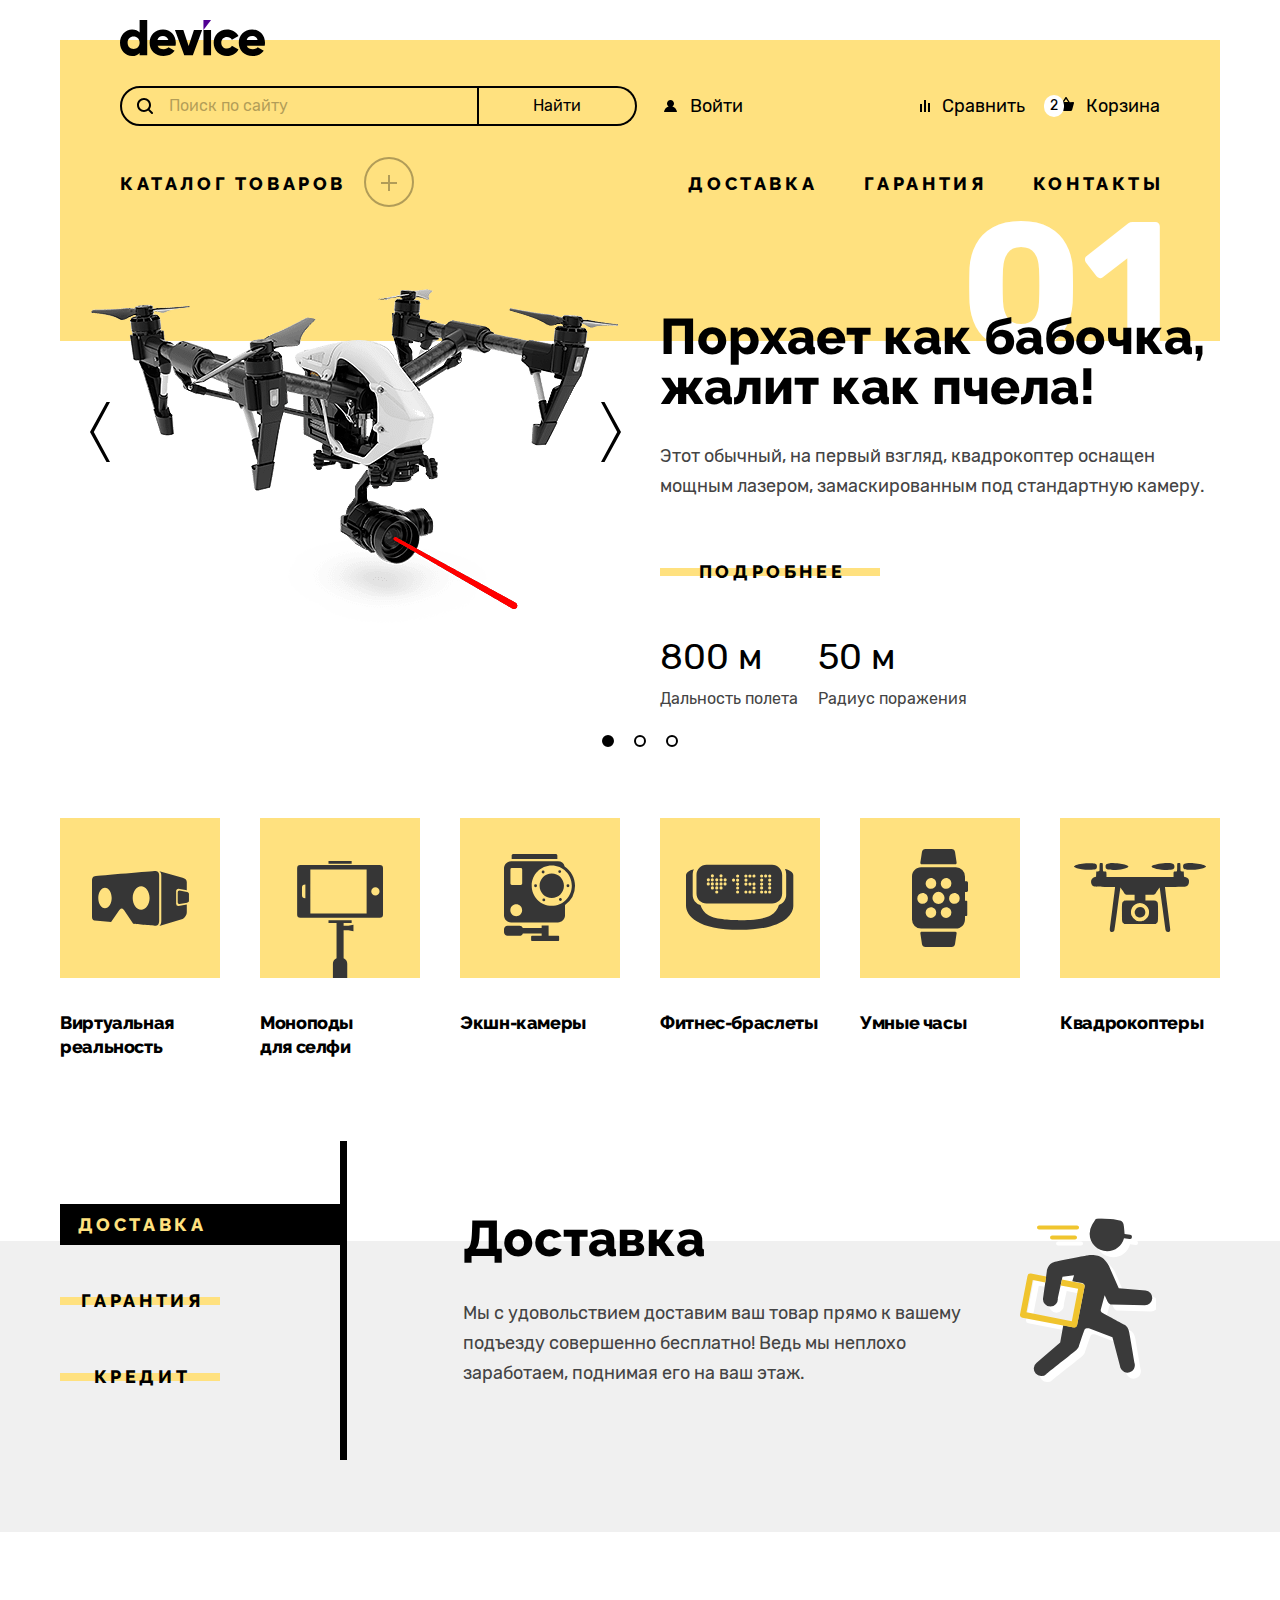
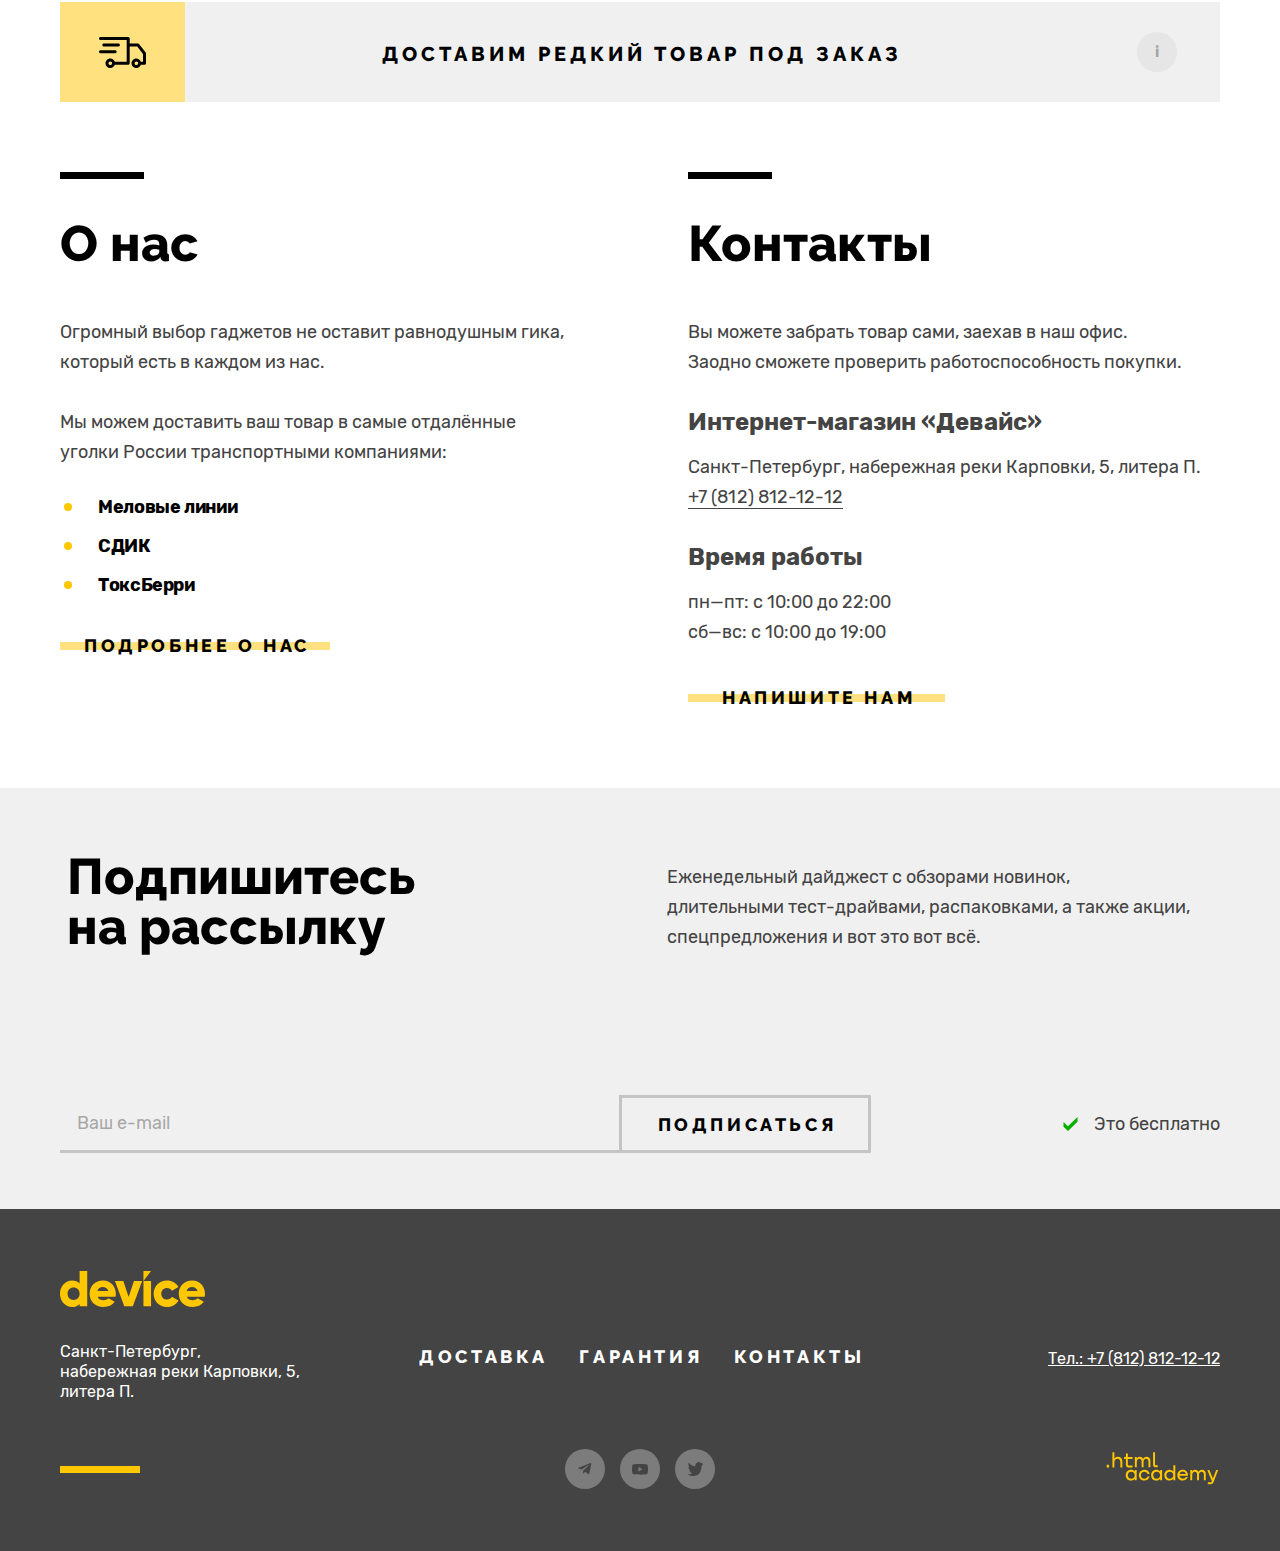
<file: index.html>
<!DOCTYPE html>
<html lang="ru">
  <head>
    <meta charset="utf-8">
    <title>HTML Academy: Девайс</title>
    <link rel="stylesheet" href="styles/styles.css">
    <link rel="icon" href="favicon.ico">
    <link rel="icon" type="image/png" sizes="32x32" href="images/favicon.png">
  </head>
  <body>
    <header class="page-header">
      <nav class="navigation">
        <a class="page-logo" href="#">
          <img class="page-logo-image" src="images/logo.svg" width="145" height="36" alt="Логотип интернет-магазина Девайс.">
        </a>
        <div class="navigation-container">
          <form class="navigation-search" action="https://echo.htmlacademy.ru/" method="get">
            <input class="field navigation-search-field" type="search" aria-label="Поле поиска по сайту" name="navigation-search" id="navigation-search" placeholder="Поиск по сайту" required>
            <label class="navigation-search-label" for="navigation-search"></label>
            <button class="button-search" type="submit">Найти</button>
          </form>
          <div class="navigation-item navigation-login">
            <a class="navigation-link" href="#">Войти</a>
          </div>
          <ul class="navigation-list">
            <li class="navigation-item navigation-compare">
              <a class="navigation-link" href="#">Сравнить</a>
            </li>
            <li class="navigation-item navigation-cart">
              <a class="navigation-link" href="#">
                <span class="favorite-counter">2</span>
                Корзина
              </a>
              <div class="popover">
                <ul class="cart-list">
                  <li class="cart-item">
                    <a class="cart-good" href="">
                      <img class="cart-image" src="images/navigation/product-1-small.jpg" width="39" height="43" alt="Любительская селфи-палка.">
                      <p class="cart-position">
                        Любительская селфи&#8288;-&#8288;палка
                      </p>
                    </a>
                    <button class="cart-del" type="button">
                      <span class="visually-hidden">Удалить товар из корзины.</span>
                    </button>
                  </li>
                  <li class="cart-item">
                    <a class="cart-good" href="">
                      <img class="cart-image" src="images/navigation/product-2-small.jpg" width="39" height="43" alt="Профессиональная селфи-палка.">
                      <p class="cart-position">
                        Профессиональная селфи&#8288;-&#8288;палка
                      </p>
                    </a>
                    <button class="cart-del" type="button">
                      <span class="visually-hidden">Удалить товар из корзины.</span>
                    </button>
                  </li>
                </ul>
                <div class="counter">
                  <p class="good-counter">
                    <span>Товаров:</span>
                    <span>2</span>
                  </p>
                  <p class="sum-counter">
                    <span>Сумма:</span>
                    <span>2000</span>
                    <span>₽</span>
                  </p>
                </div>
                <a class="cart-open-button" href="">
                  Открыть корзину
                </a>
              </div>
            </li>
          </ul>
        </div>
        <div class="navigation-catalog">
          <div class="navigation-catalog-item with-subcatalog">
            <a class="navigation-catalog-link" href="#">Каталог товаров</a>
            <div class="subcatalog">
              <ul class="subcatalog-list">
                <li class="subcatalog-item">
                  <a class="subcatalog-link" href="#">Виртуальная реальность</a>
                </li>
                <li class="subcatalog-item">
                  <a class="subcatalog-link" href="catalog.html">Моноподы для селфи</a>
                </li>
                <li class="subcatalog-item">
                  <a class="subcatalog-link" href="#">Экшн-камеры</a>
                </li>
              </ul>
              <ul class="subcatalog-list">
                <li class="subcatalog-item">
                  <a class="subcatalog-link" href="#">Фитнес-браслеты</a>
                </li>
                <li class="subcatalog-item">
                  <a class="subcatalog-link" href="#">Умные часы</a>
                </li>
              </ul>
              <ul class="subcatalog-list">
                <li class="subcatalog-item">
                  <a class="subcatalog-link" href="#">Квадрокоптеры</a>
                </li>
              </ul>
            </div>
          </div>
          <ul class="navigation-catalog-list">
            <li class="navigation-catalog-item">
              <a class="navigation-catalog-link" href="#">Доставка</a>
            </li>
            <li class="navigation-catalog-item">
              <a class="navigation-catalog-link" href="#">Гарантия</a>
            </li>
            <li class="navigation-catalog-item">
              <a class="navigation-catalog-link" href="#">Контакты</a>
            </li>
          </ul>
        </div>
      </nav>
    </header>
    <main class="main-container">
      <h1 class="visually-hidden">Интернет-магазин техники «Девайс»</h1>
      <section class="popular-goods">
        <h2 class="visually-hidden">Популярные товары</h2>
        <div class="slider">
          <button class="slider-button slider-prev" type="button">
            <span class="visually-hidden">Предыдущий товар.</span>
          </button>
          <button class="slider-button slider-next" type="button">
            <span class="visually-hidden">Следующий товар.</span>
          </button>
          <ol class="slider-list">
            <li class="slider-item slider-current">
              <img class="slider-image" src="images/slider/slider-1.png" alt="Квадрокоптер." width="560" height="560">
              <div class="slider-content">
                <p class="popular-goods-slogan">
                  Порхает как бабочка, жалит как пчела!
                </p>
                <p class="popular-goods-description">
                  Этот обычный, на первый взгляд, квадрокоптер оснащен мощным лазером, замаскированным под стандартную камеру.
                </p>
                <a class="button" href="#">Подробнее</a>
                <div class="features-container">
                  <dl class="popular-goods-features">
                    <dt class="features-term">Дальность полета</dt>
                    <dd class="features-description">800 м</dd>
                  </dl>
                  <dl class="popular-goods-features">
                    <dt class="features-term">Радиус поражения</dt>
                    <dd class="features-description">50 м</dd>
                  </dl>
                </div>
              </div>
            </li>
            <li class="slider-item">
              <img class="slider-image" src="images/slider/slider-2.png" alt="Фитнес-браслет." width="560" height="560">
              <div class="slider-content">
                <p class="popular-goods-slogan">
                  Худеем правильно!
                </p>
                <p class="popular-goods-description">
                  Мотивирующие фитнес-браслеты помогут найти в себе силы не пропускать занятия и соблюдать диету.
                </p>
                <a class="button" href="#">Подробнее</a>
                <div class="features-container">
                  <dl class="popular-goods-features">
                    <dt class="features-term">Без подзарядки</dt>
                    <dd class="features-description">48 часов</dd>
                  </dl>
                </div>
              </div>
            </li>
            <li class="slider-item">
              <img class="slider-image" src="images/slider/slider-3.png" alt="Селфи-палка." width="560" height="560">
              <div class="slider-content">
                <p class="popular-goods-slogan">
                  Делай селфи, как Бен Стиллер!
                </p>
                <p class="popular-goods-description">
                  Самая длинная палка для селфи доступна в нашем магазине. Восемь (Восемь, Карл!) метров длиной и весом всего 5 кг.
                </p>
                <a class="button" href="#">Подробнее</a>
                <div class="features-container">
                  <dl class="popular-goods-features">
                    <dt class="features-term">Длина палки</dt>
                    <dd class="features-description">8,5 м</dd>
                  </dl>
                  <dl class="popular-goods-features">
                    <dt class="features-term">Вес палки</dt>
                    <dd class="features-description">5 кг</dd>
                  </dl>
                  <dl class="popular-goods-features">
                    <dt class="features-term">Материал</dt>
                    <dd class="features-description">Карбон</dd>
                  </dl>
                </div>
              </div>
            </li>
          </ol>
        </div>
        <ol class="slider-pagination">
          <li class="slider-pagination-item">
            <button class="slider-pagination-button slider-pagination-current" type="button">
              <span class="visually-hidden">Первый товар.</span>
            </button>
          </li>
          <li class="slider-pagination-item">
            <button class="slider-pagination-button" type="button">
              <span class="visually-hidden">Второй товар.</span>
            </button>
          </li>
          <li class="slider-pagination-item">
            <button class="slider-pagination-button" type="button">
              <span class="visually-hidden">Третий товар.</span>
            </button>
          </li>
        </ol>
      </section>
      <section class="goods-categories">
        <h2 class="visually-hidden">Категории товаров.</h2>
        <ul class="goods-categories-list">
          <li class="goods-categories-item goods-categories-reality">
            <a class="goods-categories-link" href="#">Виртуальная реальность</a>
          </li>
          <li class="goods-categories-item goods-categories-selfie">
            <a class="goods-categories-link" href="catalog.html">Моноподы для&nbsp;селфи</a>
          </li>
          <li class="goods-categories-item goods-categories-camera">
            <a class="goods-categories-link" href="#">Экшн-камеры</a>
          </li>
          <li class="goods-categories-item goods-categories-fitness">
            <a class="goods-categories-link" href="#">Фитнес-браслеты</a>
          </li>
          <li class="goods-categories-item goods-categories-watch">
            <a class="goods-categories-link" href="#">Умные часы</a>
          </li>
          <li class="goods-categories-item goods-categories-quadrocopter">
            <a class="goods-categories-link" href="#">Квадрокоптеры</a>
          </li>
        </ul>
      </section>
      <section class="terms">
        <h2 class="visually-hidden">Условия продажи.</h2>
        <div class="terms-container">
          <div class="terms-slider">
            <ul class="terms-button-container">
              <li class="terms-button terms-button-active">
                <button class="button" type="button">Доставка</button>
              </li>
              <li class="terms-button">
                <button class="button" type="button">Гарантия</button>
              </li>
              <li class="terms-button">
                <button class="button" type="button">Кредит</button>
              </li>
            </ul>
            <ul class="terms-list">
              <li class="terms-item terms-item-delivery terms-item-current">
                <h3 class="title terms-title">Доставка</h3>
                <p class="terms-description">
                  Мы с удовольствием доставим ваш товар прямо к&nbsp;вашему подъезду совершенно бесплатно! Ведь мы&nbsp;неплохо заработаем, поднимая его на ваш этаж.
                </p>
              </li>
              <li class="terms-item terms-item-guarantee">
                <h3 class="title terms-title">Гарантия</h3>
                <p class="terms-description">
                  Если из-за возгорания купленного у нас товара у вас сгорит дом — не переживайте, мы выдадим вам новый. Товар, не дом, конечно же.
                </p>
              </li>
              <li class="terms-item terms-item-credit">
                <h3 class="title terms-title">Кредит</h3>
                <p class="terms-description">
                  Залезть в долговую яму стало проще! Кредитные консультанты подберут для вас наиболее выгодные условия кредита. Выгодные для банка, разумеется.
                </p>
              </li>
            </ul>
          </div>
        </div>
        <div class="delivery-info">
          <a class="delivery-info-link" href="#">
            Доставим редкий товар под заказ
          </a>
        </div>
      </section>
      <div class="info-container">
        <section class="about">
          <h2 class="title">О нас</h2>
          <p>
            Огромный выбор гаджетов не оставит равнодушным гика, который есть в каждом из нас.
          </p>
          <p>
            Мы можем доставить ваш товар в самые отдалённые уголки России транспортными компаниями:
          </p>
          <ul class="delivery-companies-list">
            <li class="delivery-companies-item">
              <a class="delivery-companies-link">Меловые линии</a>
            </li>
            <li class="delivery-companies-item">
              <a class="delivery-companies-link">СДИК</a>
            </li>
            <li class="delivery-companies-item">
              <a class="delivery-companies-link">ТоксБерри</a>
            </li>
          </ul>
          <a class="button" href="#">Подробнее о нас</a>
        </section>
        <section class="contacts">
          <h2 class="title contacts-title">Контакты</h2>
          <p>
            Вы можете забрать товар сами, заехав в наш офис. Заодно&nbsp;сможете проверить работоспособность покупки.
          </p>
          <h3 class="subtitle contacts-subtitle">Интернет-магазин «Девайс»</h3>
          <address class="contacts-address">
            <p class="contacts-address-text">Санкт-Петербург, набережная реки Карповки, 5, литера П.</p>
            <a class="contacts-phone" href="tel:+78128121212">+7 (812) 812-12-12</a>
          </address>
          <h3 class="subtitle contacts-subtitle">Время работы</h3>
          <ul class="contacts-schedule">
            <li class="contacts-schedule-item">пн—пт: с 10:00 до 22:00</li>
            <li class="contacts-schedule-item">сб—вс: с 10:00 до 19:00</li>
          </ul>
          <a class="button" href="#">Напишите нам</a>
        </section>
      </div>
      <section class="subscribe">
        <div class="subscribe-container">
          <h2 class="title subscribe-title">Подпишитесь на&nbsp;рассылку</h2>
          <p class="subscribe-text">
            Еженедельный дайджест с обзорами новинок, <br>
            длительными тест-драйвами, распаковками, а также акции, спецпредложения и вот это вот всё.
          </p>
          <form class="subscribe-form" action="https://echo.htmlacademy.ru/" method="post">
            <label class="visually-hidden" for="subscribe-email">E-mail</label>
            <input class="field subscribe-form-email" type="email" name="subscribe-email" id="subscribe-email" placeholder="Ваш e-mail" required>
            <button class="button" type="submit">Подписаться</button>
          </form>
          <p class="subscribe-info">
            Это бесплатно
          </p>
        </div>
      </section>
    </main>
    <footer class="page-footer">
      <div class="footer-container">
        <a class="page-footer-logo" href="#">
          <img class="footer-logo" src="images/logo-orange.svg" width="145" height="36" alt="Логотип интернет-магазина Девайс.">
        </a>
        <address class="footer-address">
          Санкт-Петербург, набережная реки Карповки, 5, литера П.
        </address>
        <section class="footer-navigation">
          <h2 class="visually-hidden">Навигация.</h2>
          <ul class="footer-navigation-list">
            <li class="footer-navigation-item">
              <a class="footer-navigation-link" href="#">
                Доставка
              </a>
            </li>
            <li class="footer-navigation-item">
              <a class="footer-navigation-link" href="#">
                Гарантия
              </a>
            </li>
            <li class="footer-navigation-item">
              <a class="footer-navigation-link" href="#">
                Контакты
              </a>
            </li>
          </ul>
        </section>
        <address class="footer-contacts">
          <a class="footer-contacts-phone" href="tel:+78128121212">Тел.: +7 (812) 812-12-12</a>
        </address>
        <section class="footer-social">
          <h2 class="visually-hidden">Контакты в социальных сетях.</h2>
          <ul class="footer-social-list">
            <li class="footer-social-item">
              <a class="footer-social-link link-telegram" href="https://t.me/htmlacademy">
                <span class="visually-hidden">Телеграм.</span>
              </a>
            </li>
            <li class="footer-social-item">
              <a class="footer-social-link link-youtube" href="https://www.youtube.com/user/htmlacademyru">
                <span class="visually-hidden">Ютуб.</span>
              </a>
            </li>
            <li class="footer-social-item">
              <a class="footer-social-link link-twitter" href="https://twitter.com/htmlacademy_ru">
                <span class="visually-hidden">Твиттер.</span>
              </a>
            </li>
          </ul>
        </section>
        <a class="htmlacademy-link" href="https://htmlacademy.ru/">
          <svg class="htmlacademy-logo" role="img" aria-label="Логотип hrml academy." xmlns="http://www.w3.org/2000/svg" width="115" height="33" fill="none" viewBox="0 0 115 34"><path d="M0 13.26v2.6h2.5v-2.6H0ZM11.6 4.86c-1.6 0-2.8.7-3.6 1.7h-.1V.36h-2v15.5h2v-5.3c0-2.1 1.3-3.6 3.3-3.6 1.8 0 2.9 1.4 2.9 3.2v5.7h2v-6.1c.1-3-1.8-4.9-4.5-4.9ZM26.6 5.16h-4.8v-3.7h-2v3.8h-1.9v2h1.9v6c0 1.7 1 2.7 2.7 2.7h4.1v-2h-3.7c-.7 0-1.1-.4-1.1-1.1v-5.7h4.8v-2ZM41.1 4.96c-1.6 0-2.9.8-3.5 2.1h-.1c-.6-1.2-1.8-2.1-3.4-2.1-1.4 0-2.5.8-3.1 1.8h-.1v-1.6H29v10.6h2v-5.4c0-2 1-3.5 2.6-3.5 1.5 0 2.4 1 2.4 2.6v6.3h2v-5.6c0-2.4 1.4-3.3 2.6-3.3 1.5 0 2.4 1 2.4 2.6v6.3h2v-6.5c.1-2.5-1.4-4.3-3.9-4.3ZM47.8 13.06c0 1.7 1 2.7 2.8 2.7h2v-2h-1.7c-.7 0-1.1-.4-1.1-1.1V.36h-2v12.7ZM28.9 20.06c-.9-1.1-2.2-1.8-3.9-1.8-3.1 0-5.4 2.3-5.4 5.6s2.3 5.6 5.4 5.6c1.8 0 3-.8 3.8-1.9h.1v1.6h2v-10.6h-2v1.5Zm-3.6 7.4c-2.2 0-3.6-1.6-3.6-3.6s1.4-3.6 3.6-3.6 3.6 1.6 3.6 3.6c0 1.9-1.4 3.6-3.6 3.6ZM44.2 22.36c-.5-2.4-2.6-4.1-5.4-4.1a5.4 5.4 0 0 0-5.6 5.6c0 3.1 2.2 5.6 5.6 5.6 2.8 0 4.9-1.8 5.4-4.2h-2.1a3.4 3.4 0 0 1-3.3 2.3c-2.2 0-3.6-1.6-3.6-3.6s1.4-3.6 3.6-3.6c1.6 0 2.8 1 3.3 2.2h2.1v-.2ZM55.1 20.06c-.9-1.1-2.2-1.8-3.9-1.8-3.1 0-5.4 2.3-5.4 5.6s2.3 5.6 5.4 5.6c1.8 0 3-.8 3.8-1.9h.1v1.6h2v-10.6h-2v1.5Zm-3.6 7.4c-2.2 0-3.6-1.6-3.6-3.6s1.4-3.6 3.6-3.6 3.6 1.6 3.6 3.6c0 1.9-1.5 3.6-3.6 3.6ZM68.7 20.16c-.9-1.1-2.2-1.9-3.9-1.9-3.1 0-5.4 2.3-5.4 5.6s2.2 5.6 5.4 5.6c1.7 0 3-.8 3.8-1.8h.1v1.5h2v-15.4h-2v6.4Zm-3.6 7.3c-2.2 0-3.6-1.6-3.6-3.6s1.4-3.6 3.6-3.6 3.6 1.6 3.6 3.6c-.1 2-1.5 3.6-3.6 3.6ZM78.3 18.26c-3.3 0-5.5 2.5-5.5 5.6 0 3 2.1 5.6 5.5 5.6 2.5 0 4.5-1.3 5.2-3.6h-2.1c-.5 1-1.6 1.6-3 1.6-1.9 0-3.3-1.3-3.4-2.9h8.8c.2-3.6-2-6.3-5.5-6.3Zm0 1.9c1.7 0 3 1 3.3 2.6h-6.5c.3-1.5 1.5-2.6 3.2-2.6ZM98.2 18.26c-1.6 0-2.9.8-3.6 2h-.1c-.6-1.2-1.8-2-3.4-2-1.4 0-2.5.7-3.1 1.8v-1.5h-1.9v10.6h2v-5.4c0-2 1-3.4 2.6-3.5 1.5 0 2.4 1 2.4 2.6v6.3h2v-5.6c0-2.4 1.4-3.3 2.6-3.3 1.5 0 2.4 1 2.4 2.6v6.3h2v-6.5c.1-2.6-1.4-4.4-3.9-4.4ZM109.4 27.36l-3.6-8.9h-2.2l4.8 11.6c-.3.9-.7 1.2-1.7 1.2h-2.5v2h2.5c1.8 0 2.8-.8 3.5-2.6l4.7-12.2h-2.1l-3.4 8.9Z"/></svg>
        </a>
      </div>
    </footer>
    <div class="modal-container modal-container-close">
      <div class="modal">
        <h2 class="title modal-title">Доставка под заказ</h2>
        <button class="modal-close-button" type="button">
          <span class="visually-hidden">Закрыть.</span>
        </button>
        <form class="delivery-form" action="https://echo.htmlacademy.ru/" method="post">
          <p class="field-group field-group-name">
            <label class="delivery-label" for="name">Ваше имя:</label>
            <input class="delivery-field" type="text" id="name" name="name" placeholder="Введите имя">
            <span class="modal-message modal-message-hidden">Добавьте имя</span>
          </p>
          <p class="field-group field-group-email">
            <label class="delivery-label" for="email">Ваш e-mail:</label>
            <input class="delivery-field" type="email" id="email" name="email" placeholder="Введите e-mail" value="почта">
            <span class="modal-message modal-message-error">Забавный у вас адрес</span>
          </p>
          <p class="field-group field-group-goods">
            <label class="delivery-label" for="goods">Что нужно привезти:</label>
            <input class="delivery-field" type="text" id="goods" name="goods" placeholder="В свободной форме">
          </p>
          <p class="field-group field-group-count">
            <span class="delivery-label">
              <label class="delivery-label" for="count">Количество:</label>
              <span class="tooltip">
                <button class="tooltip-toggle" type="button" aria-labelledby="tooltip-count"></button>
                <span class="tooltip-text" role="tooltip" id="tooltip-count">Постараемся найти, сколько нужно. Привезём сколько получится по требованиям к&nbsp;провозу багажа.</span>
              </span>
            </span>
            <span class="count-button-container">
              <button class="button-counter button-counter-del" type="button">
                <span class="visually-hidden">Уменьшить количество.</span>
              </button>
              <input class="delivery-field" type="number" id="count" name="count" value="1" min="1">
              <span class="invalid-outline"></span>
              <button class="button-counter button-counter-add" type="button">
                <span class="visually-hidden">Увеличить количество.</span>
              </button>
            </span>
          </p>
          <button class="button button-modal" type="submit">Отправить</button>
        </form>
      </div>
    </div>
    <script src="./script/script.js"></script>
  </body>
</html>
</file>
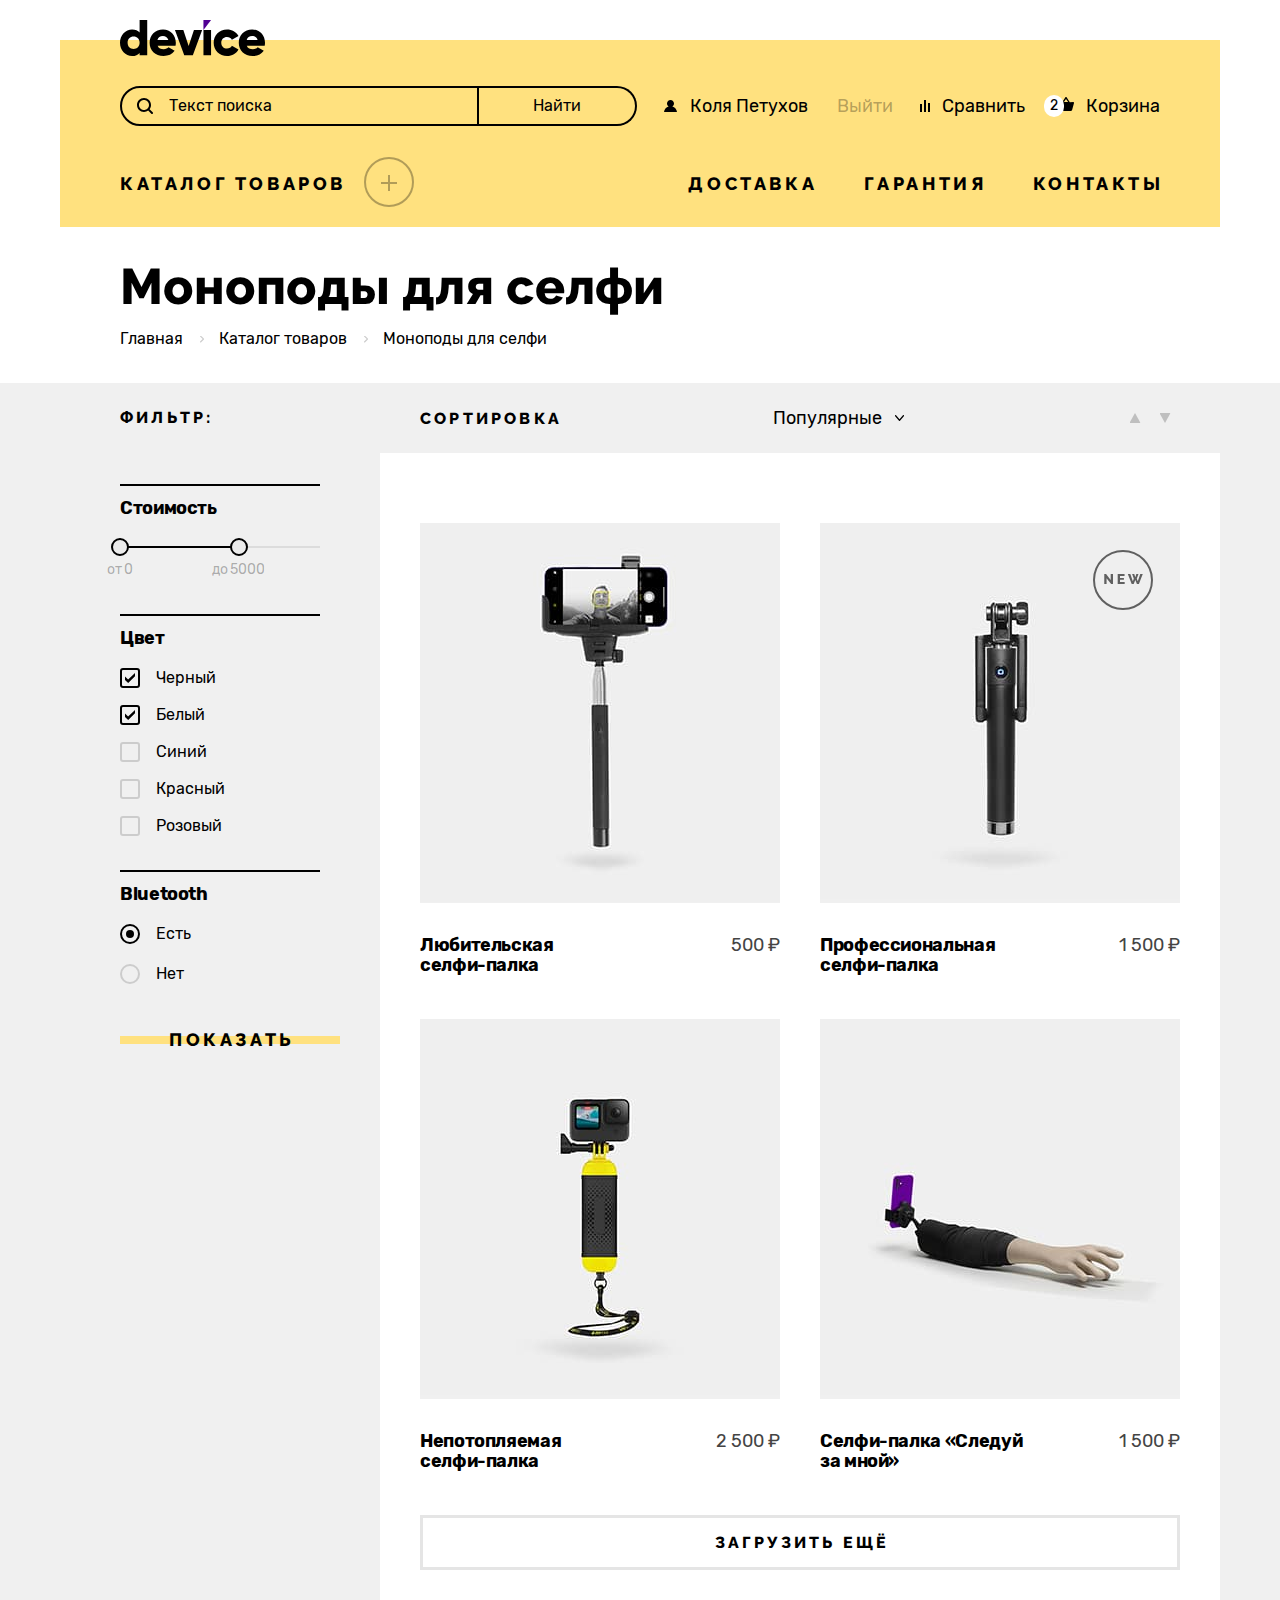
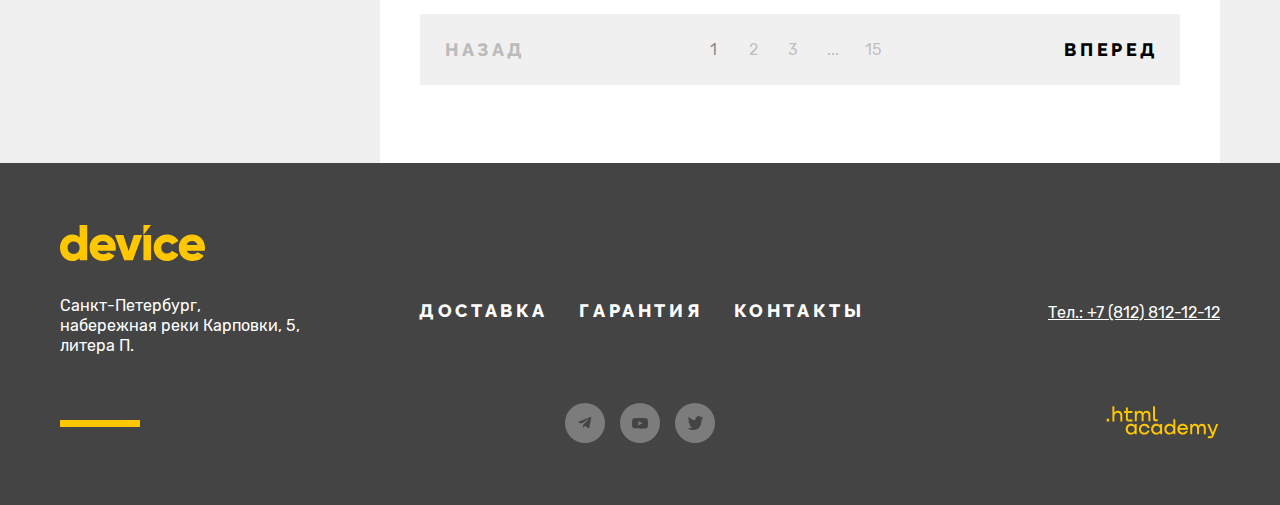
<file: catalog.html>
<!DOCTYPE html>
<html lang="ru">
  <head>
    <meta charset="utf-8">
    <title>HTML Academy: Девайс</title>
    <link rel="stylesheet" href="styles/styles.css">
    <link rel="icon" href="favicon.ico">
    <link rel="icon" type="image/png" sizes="32x32" href="images/favicon.png">
  </head>
  <body>
    <header class="page-header">
      <nav class="navigation navigation-inner">
        <a class="page-logo" href="index.html">
          <img class="page-logo-image" src="images/logo.svg" width="145" height="36" alt="Логотип интернет-магазина Девайс.">
        </a>
        <div class="navigation-container">
          <form class="navigation-search" action="https://echo.htmlacademy.ru/" method="get">
            <input class="field navigation-search-field" type="search" aria-label="Поле поиска по сайту" name="navigation-search" id="navigation-search" value="Текст поиска" required>
            <label class="navigation-search-label" for="navigation-search"></label>
            <button class="button-search" type="submit">Найти</button>
          </form>
          <div class="navigation-item navigation-login log-in">
            <a class="navigation-link user" href="#">Коля Петухов</a>
            <a class="navigation-link-out" href="#">Выйти</a>
          </div>
          <ul class="navigation-list">
            <li class="navigation-item navigation-compare">
              <a class="navigation-link" href="#">Сравнить</a>
            </li>
            <li class="navigation-item navigation-cart">
              <a class="navigation-link" href="#">
                <span class="favorite-counter">2</span>
                Корзина
              </a>
              <div class="popover">
                <ul class="cart-list">
                  <li class="cart-item">
                    <a class="cart-good" href="">
                      <img class="cart-image" src="images/navigation/product-1-small.jpg" width="39" height="43" alt="Любительская селфи-палка.">
                      <p class="cart-position">
                        Любительская селфи&#8288;-&#8288;палка
                      </p>
                    </a>
                    <button class="cart-del" type="button">
                      <span class="visually-hidden">Удалить товар из корзины.</span>
                    </button>
                  </li>
                  <li class="cart-item">
                    <a class="cart-good" href="">
                      <img class="cart-image" src="images/navigation/product-2-small.jpg" width="39" height="43" alt="Профессиональная селфи-палка.">
                      <p class="cart-position">
                        Профессиональная селфи&#8288;-&#8288;палка
                      </p>
                    </a>
                    <button class="cart-del" type="button">
                      <span class="visually-hidden">Удалить товар из корзины.</span>
                    </button>
                  </li>
                </ul>
                <div class="counter">
                  <p class="good-counter">
                    <span>Товаров:</span>
                    <span>2</span>
                  </p>
                  <p class="sum-counter">
                    <span>Сумма:</span>
                    <span>2000</span>
                    <span>₽</span>
                  </p>
                </div>
                <a class="cart-open-button" href="">
                  Открыть корзину
                </a>
              </div>
            </li>
          </ul>
        </div>
        <div class="navigation-catalog">
          <div class="navigation-catalog-item with-subcatalog">
            <a class="navigation-catalog-link" href="#">Каталог товаров</a>
            <div class="subcatalog">
              <ul class="subcatalog-list">
                <li class="subcatalog-item">
                  <a class="subcatalog-link" href="#">Виртуальная реальность</a>
                </li>
                <li class="subcatalog-item">
                  <a class="subcatalog-link" href="catalog.html">Моноподы для селфи</a>
                </li>
                <li class="subcatalog-item">
                  <a class="subcatalog-link" href="#">Экшн-камеры</a>
                </li>
              </ul>
              <ul class="subcatalog-list">
                <li class="subcatalog-item">
                  <a class="subcatalog-link" href="#">Фитнес-браслеты</a>
                </li>
                <li class="subcatalog-item">
                  <a class="subcatalog-link" href="#">Умные часы</a>
                </li>
              </ul>
              <ul class="subcatalog-list">
                <li class="subcatalog-item">
                  <a class="subcatalog-link" href="#">Квадрокоптеры</a>
                </li>
              </ul>
            </div>
          </div>
          <ul class="navigation-catalog-list">
            <li class="navigation-catalog-item">
              <a class="navigation-catalog-link" href="#">Доставка</a>
            </li>
            <li class="navigation-catalog-item">
              <a class="navigation-catalog-link" href="#">Гарантия</a>
            </li>
            <li class="navigation-catalog-item">
              <a class="navigation-catalog-link" href="#">Контакты</a>
            </li>
          </ul>
        </div>
      </nav>
    </header>
    <main class="main-container">
      <header class="inner-header">
        <h1 class="title inner-header-title">Моноподы для селфи</h1>
        <ul class="breadcrumbs">
          <li class="breadcrumbs-item">
            <a class="breadcrumbs-link" href="index.html">Главная</a>
          </li>
          <li class="breadcrumbs-item">
            <a class="breadcrumbs-link" href="#">Каталог товаров</a>
          </li>
          <li class="breadcrumbs-item">
            <a class="breadcrumbs-link">Моноподы для селфи</a>
          </li>
        </ul>
      </header>
      <div class="catalog-container">
        <div class="catalog-products">
          <section class="filter">
            <h2 class=" catalog-products-title filter-title">фильтр:</h2>
            <form class="filter-form" action="https://echo.htmlacademy.ru/" method="get">
              <fieldset class="filter-group">
                <legend class="filter-subtitle">Стоимость</legend>
                <div class="range">
                  <div class="range-scale">
                    <div class="range-bar" style="left: 0; width: 119px">
                      <button class="range-toggle toggle-min" type="button">
                        <span class="visually-hidden">Изменить минимальную цену.</span>
                      </button>
                      <button class="range-toggle toggle-max" type="button">
                        <span class="visually-hidden">Изменить максимальную цену.</span>
                      </button>
                    </div>
                  </div>
                  <div class="range-wrapper-inputs" style="width: 119px">
                    <label class="filter-label range-label-min">
                      от <input class="range-input" type="number" value="0" name="min-price">
                    </label>
                    <label class="filter-label range-label-max">
                      до <input class="range-input" type="number" value="5000" name="max-price">
                    </label>
                  </div>
                </div>
              </fieldset>
              <fieldset class="filter-group filter-group-checkbox">
                <legend class="filter-subtitle">Цвет</legend>
                <ul class="filter-list">
                  <li class="filter-item">
                    <label class="control">
                      <input class="control-input" type="checkbox" name="black" checked>
                      <span class="control-label">Черный</span>
                    </label>
                  </li>
                  <li class="filter-item">
                    <label class="control">
                      <input class="control-input" type="checkbox" name="white" checked>
                      <span class="control-label">Белый</span>
                    </label>
                  </li>
                  <li class="filter-item">
                    <label class="control">
                      <input class="control-input" type="checkbox" name="blue">
                      <span class="control-label">Синий</span>
                    </label>
                  </li>
                  <li class="filter-item">
                    <label class="control">
                      <input class="control-input" type="checkbox" name="red">
                      <span class="control-label">Красный</span>
                    </label>
                  </li>
                  <li class="filter-item">
                    <label class="control">
                      <input class="control-input" type="checkbox" name="pink">
                      <span class="control-label">Розовый</span>
                    </label>
                  </li>
                </ul>
              </fieldset>
              <fieldset class="filter-group filter-group-radio">
                <legend class="filter-subtitle">Bluetooth</legend>
                <ul class="filter-list">
                  <li class="filter-item">
                    <label class="control">
                      <input class="control-input" type="radio" name="bluetooth" value="yes" checked>
                      <span class="control-label">Есть</span>
                    </label>
                  </li>
                  <li class="filter-item">
                    <label class="control">
                      <input class="control-input" type="radio" name="bluetooth" value="no">
                      <span class="control-label">Нет</span>
                    </label>
                  </li>
                </ul>
              </fieldset>
              <button class="button" type="submit">Показать</button>
            </form>
          </section>
          <div class="card-container">
            <section class="sorting">
              <h2 class="sorting-title catalog-products-title">Сортировка</h2>
              <select class="select-control" aria-label="Сортировка">
                <option value="popular">Популярные</option>
                <option value="rating">В наличии</option>
                <option value="cheap">Недорогие</option>
              </select>
              <div class="sorting-toggles">
                <a class="card-toggle card-toggle-up" href="#">
                  <span class="visually-hidden">Сортировать по возрастанию.</span>
                </a>
                <a class="card-toggle card-toggle-down" href="#">
                  <span class="visually-hidden">Сортировать по убыванию.</span>
                </a>
              </div>
            </section>
            <section class="product">
              <ul class="product-list">
                <li class="product-card">
                  <a class="product-card-link" href="#">
                    <div class="image-wrapper">
                      <img class="product-card-image" src="images/catalog/catalog-goods/product-1.jpg" alt="Любительская селфи-палка." width="360" height="380">
                    </div>
                    <div class="product-card-content">
                      <h3 class="product-card-title">Любительская селфи&#8288;-&#8288;палка</h3>
                      <span class="product-card-price">500 ₽</span>
                    </div>
                  </a>
                </li>
                <li class="product-card good-new">
                  <a class="product-card-link" href="#">
                    <div class="image-wrapper">
                      <img class="product-card-image" src="images/catalog/catalog-goods/product-2.jpg" alt="Профессиональная селфи-палка." width="360" height="380">
                    </div>
                    <div class="product-card-content">
                      <h3 class="product-card-title">Профессиональная селфи&#8288;-&#8288;палка</h3>
                      <span class="product-card-price">1 500 ₽</span>
                    </div>
                  </a>
                </li>
                <li class="product-card">
                  <a class="product-card-link" href="#">
                    <div class="image-wrapper">
                      <img class="product-card-image" src="images/catalog/catalog-goods/product-3.jpg" alt="Непотопляемая селфи-палка." width="360" height="380">
                    </div>
                    <div class="product-card-content">
                      <h3 class="product-card-title">Непотопляемая селфи&#8288;-&#8288;палка</h3>
                      <span class="product-card-price">2 500 ₽</span>
                    </div>
                  </a>
                </li>
                <li class="product-card">
                  <a class="product-card-link" href="#">
                    <div class="image-wrapper">
                      <img class="product-card-image" src="images/catalog/catalog-goods/product-4.jpg" alt="Селфи-палка «Следуй за мной»." width="360" height="380">
                    </div>
                    <div class="product-card-content">
                      <h3 class="product-card-title">Селфи&#8288;-&#8288;палка «Следуй за&nbsp;мной»</h3>
                      <span class="product-card-price">1 500 ₽</span>
                    </div>
                  </a>
                </li>
              </ul>
              <a class="button-more" href="#">Загрузить ещё</a>
            </section>
            <section class="pagination">
              <h2 class="visually-hidden">Пагинация.</h2>
              <a class="button button-pagination button-pagination-disabled">Назад</a>
              <ul class="pagination-list">
                <li class="pagination-item">
                  <a class="pagination-link pagination-current">1</a>
                </li>
                <li class="pagination-item">
                  <a class="pagination-link" href="#">2</a>
                </li>
                <li class="pagination-item">
                  <a class="pagination-link" href="#">3</a>
                </li>
                <li class="pagination-item">
                  <a class="pagination-link pagination-more" href="#">...</a>
                </li>
                <li class="pagination-item">
                  <a class="pagination-link" href="#">15</a>
                </li>
              </ul>
              <a class="button button-pagination" href="#">Вперед</a>
            </section>
          </div>
        </div>
      </div>
    </main>
    <footer class="page-footer">
      <div class="footer-container">
        <a class="page-footer-logo" href="index.html">
          <img class="footer-logo" src="images/logo-orange.svg" width="145" height="36" alt="Логотип интернет-магазина Девайс.">
        </a>
        <address class="footer-address">
          Санкт-Петербург, набережная реки Карповки, 5, литера П.
        </address>
        <section class="footer-navigation">
          <h2 class="visually-hidden">Навигация.</h2>
          <ul class="footer-navigation-list">
            <li class="footer-navigation-item">
              <a class="footer-navigation-link" href="#">
                Доставка
              </a>
            </li>
            <li class="footer-navigation-item">
              <a class="footer-navigation-link" href="#">
                Гарантия
              </a>
            </li>
            <li class="footer-navigation-item">
              <a class="footer-navigation-link" href="#">
                Контакты
              </a>
            </li>
          </ul>
        </section>
        <address class="footer-contacts">
          <a class="footer-contacts-phone" href="tel:+78128121212">Тел.: +7 (812) 812-12-12</a>
        </address>
        <section class="footer-social">
          <h2 class="visually-hidden">Контакты в социальных сетях.</h2>
          <ul class="footer-social-list">
            <li class="footer-social-item">
              <a class="footer-social-link link-telegram" href="https://t.me/htmlacademy">
                <span class="visually-hidden">Телеграм.</span>
              </a>
            </li>
            <li class="footer-social-item">
              <a class="footer-social-link link-youtube" href="https://www.youtube.com/user/htmlacademyru">
                <span class="visually-hidden">Ютуб.</span>
              </a>
            </li>
            <li class="footer-social-item">
              <a class="footer-social-link link-twitter" href="https://twitter.com/htmlacademy_ru">
                <span class="visually-hidden">Твиттер.</span>
              </a>
            </li>
          </ul>
        </section>
        <a class="htmlacademy-link" href="https://htmlacademy.ru/">
          <svg class="htmlacademy-logo" role="img" aria-label="Логотип hrml academy." xmlns="http://www.w3.org/2000/svg" width="115" height="33" fill="none" viewBox="0 0 115 34"><path d="M0 13.26v2.6h2.5v-2.6H0ZM11.6 4.86c-1.6 0-2.8.7-3.6 1.7h-.1V.36h-2v15.5h2v-5.3c0-2.1 1.3-3.6 3.3-3.6 1.8 0 2.9 1.4 2.9 3.2v5.7h2v-6.1c.1-3-1.8-4.9-4.5-4.9ZM26.6 5.16h-4.8v-3.7h-2v3.8h-1.9v2h1.9v6c0 1.7 1 2.7 2.7 2.7h4.1v-2h-3.7c-.7 0-1.1-.4-1.1-1.1v-5.7h4.8v-2ZM41.1 4.96c-1.6 0-2.9.8-3.5 2.1h-.1c-.6-1.2-1.8-2.1-3.4-2.1-1.4 0-2.5.8-3.1 1.8h-.1v-1.6H29v10.6h2v-5.4c0-2 1-3.5 2.6-3.5 1.5 0 2.4 1 2.4 2.6v6.3h2v-5.6c0-2.4 1.4-3.3 2.6-3.3 1.5 0 2.4 1 2.4 2.6v6.3h2v-6.5c.1-2.5-1.4-4.3-3.9-4.3ZM47.8 13.06c0 1.7 1 2.7 2.8 2.7h2v-2h-1.7c-.7 0-1.1-.4-1.1-1.1V.36h-2v12.7ZM28.9 20.06c-.9-1.1-2.2-1.8-3.9-1.8-3.1 0-5.4 2.3-5.4 5.6s2.3 5.6 5.4 5.6c1.8 0 3-.8 3.8-1.9h.1v1.6h2v-10.6h-2v1.5Zm-3.6 7.4c-2.2 0-3.6-1.6-3.6-3.6s1.4-3.6 3.6-3.6 3.6 1.6 3.6 3.6c0 1.9-1.4 3.6-3.6 3.6ZM44.2 22.36c-.5-2.4-2.6-4.1-5.4-4.1a5.4 5.4 0 0 0-5.6 5.6c0 3.1 2.2 5.6 5.6 5.6 2.8 0 4.9-1.8 5.4-4.2h-2.1a3.4 3.4 0 0 1-3.3 2.3c-2.2 0-3.6-1.6-3.6-3.6s1.4-3.6 3.6-3.6c1.6 0 2.8 1 3.3 2.2h2.1v-.2ZM55.1 20.06c-.9-1.1-2.2-1.8-3.9-1.8-3.1 0-5.4 2.3-5.4 5.6s2.3 5.6 5.4 5.6c1.8 0 3-.8 3.8-1.9h.1v1.6h2v-10.6h-2v1.5Zm-3.6 7.4c-2.2 0-3.6-1.6-3.6-3.6s1.4-3.6 3.6-3.6 3.6 1.6 3.6 3.6c0 1.9-1.5 3.6-3.6 3.6ZM68.7 20.16c-.9-1.1-2.2-1.9-3.9-1.9-3.1 0-5.4 2.3-5.4 5.6s2.2 5.6 5.4 5.6c1.7 0 3-.8 3.8-1.8h.1v1.5h2v-15.4h-2v6.4Zm-3.6 7.3c-2.2 0-3.6-1.6-3.6-3.6s1.4-3.6 3.6-3.6 3.6 1.6 3.6 3.6c-.1 2-1.5 3.6-3.6 3.6ZM78.3 18.26c-3.3 0-5.5 2.5-5.5 5.6 0 3 2.1 5.6 5.5 5.6 2.5 0 4.5-1.3 5.2-3.6h-2.1c-.5 1-1.6 1.6-3 1.6-1.9 0-3.3-1.3-3.4-2.9h8.8c.2-3.6-2-6.3-5.5-6.3Zm0 1.9c1.7 0 3 1 3.3 2.6h-6.5c.3-1.5 1.5-2.6 3.2-2.6ZM98.2 18.26c-1.6 0-2.9.8-3.6 2h-.1c-.6-1.2-1.8-2-3.4-2-1.4 0-2.5.7-3.1 1.8v-1.5h-1.9v10.6h2v-5.4c0-2 1-3.4 2.6-3.5 1.5 0 2.4 1 2.4 2.6v6.3h2v-5.6c0-2.4 1.4-3.3 2.6-3.3 1.5 0 2.4 1 2.4 2.6v6.3h2v-6.5c.1-2.6-1.4-4.4-3.9-4.4ZM109.4 27.36l-3.6-8.9h-2.2l4.8 11.6c-.3.9-.7 1.2-1.7 1.2h-2.5v2h2.5c1.8 0 2.8-.8 3.5-2.6l4.7-12.2h-2.1l-3.4 8.9Z"/></svg>
        </a>
      </div>
    </footer>
  </body>
</html>
</file>
<file: styles/styles.css>
@font-face {
  font-family: "Rubik";
  font-style: normal;
  font-weight: 400;
  src: url("../fonts/rubik/rubik-400.woff2") format("woff2");
  font-display: swap;
}

@font-face {
  font-family: "Rubik";
  font-style: normal;
  font-weight: 700;
  src: url("../fonts/rubik/rubik-700.woff2") format("woff2");
  font-display: swap;
}

@font-face {
  font-family: "Raleway";
  font-style: normal;
  font-weight: 800;
  src: url("../fonts/raleway/raleway-800.woff2") format("woff2");
  font-display: swap;
}

html {
  height: 100%;
}

body {
  display: flex;
  flex-direction: column;
  margin: 0;
  min-height: 100%;
  font-family: "Rubik", sans-serif;
  font-size: 18px;
  line-height: 30px;
  background-color: #ffffff;
  color: #444444;
}

.main-container {
  flex-grow: 1;
}

.visually-hidden {
  position: absolute;
  width: 1px;
  height: 1px;
  margin: -1px;
  padding: 0;
  border: 0;
  clip: rect(0 0 0 0);
  overflow: hidden;
}

.button {
  box-sizing: border-box;
  position: relative;
  display: inline-block;
  padding: 10px 16px 10px 20px;
  font-family: "Raleway", sans-serif;
  font-size: inherit;
  line-height: 21px;
  letter-spacing: 3.6px;
  color: #000000;
  text-align: center;
  text-transform: uppercase;
  text-decoration: none;
  border: none;
  background-color: transparent;
  cursor: pointer;
}

.button::before {
  position: absolute;
  top: 50%;
  transform: translateY(-50%);
  left: 0;
  content: "";
  width: 100%;
  height: 8px;
  transition: height 0.2s;
  background-color: #ffe17f;
  z-index: -1;
}

.button:focus-visible {
  outline: 2px solid #af4fff;
}

.button:hover::before {
  height: 100%;
}

.button:active {
  outline: none;
  background-color: #ffcc33;
}

.page-header {
  position: relative;
  width: 1160px;
  margin: auto;
  background-color: #ffe17f;
  z-index: 3;
}

.navigation {
  position: relative;
  width: 1040px;
  padding: 20px 60px 7px;
  z-index: 2;
}

.navigation::before {
  content: "";
  position: absolute;
  top: 0;
  left: 0;
  width: 1160px;
  height: 40px;
  background-color: #ffffff;
}

.page-logo {
  display: block;
  position: relative;
  width: 145px;
  margin-bottom: 30px;
}

.page-logo:focus-visible,
.page-footer-logo:focus-visible,
.navigation-link:not(.navigation-cart .navigation-link):focus-visible,
.navigation-catalog-link:not(.with-subcatalog .navigation-catalog-link, .navigation-current):focus-visible,
.subcatalog-link:focus-visible,
.cart-good:focus-visible,
.cart-del:focus-visible,
.modal-close-button:focus-visible,
.breadcrumbs-link:focus-visible {
  outline: 2px solid #af4fff;
}

.page-logo:hover,
.page-footer-logo:hover,
.navigation-link:hover,
.navigation-catalog-link:not(.with-subcatalog .navigation-catalog-link):hover,
.subcatalog-link:hover,
.cart-good:hover,
.cart-del:hover,
.modal-close-button:hover,
.breadcrumbs-link:hover {
  opacity: 0.6;
}

.page-logo:active,
.page-footer-logo:active,
.navigation-link:active,
.navigation-catalog-link:not(.with-subcatalog .navigation-catalog-link):active,
.subcatalog-link:active,
.cart-good:active,
.cart-del:active,
.modal-close-button:active,
.breadcrumbs-link:active {
  opacity: 0.3;
  outline: none;
}

.page-logo-image {
  display: block;
}

.navigation-container {
  display: flex;
  align-items: start;
  margin-bottom: 43px;
}

.navigation-search {
  position: relative;
  display: flex;
  margin-right: 26px;
}

.field {
  font-family: inherit;
}

.navigation-search-field {
  position: relative;
  box-sizing: border-box;
  width: 359px;
  margin: 0;
  padding: 8px 10px;
  padding-left: 47px;
  font-size: 16px;
  line-height: 20px;
  background-color: #ffe17f;
  border-radius: 50px 0 0 50px;
  border: 2px solid #000000;
  background-image: url("../images/navigation/search.svg");
  background-repeat: no-repeat;
  background-position: left 15px center;
  z-index: 2;
}

.navigation-search-field:focus {
  outline: none;
}

.navigation-search-label {
  position: absolute;
  width: 363px;
  height: 44px;
  top: -2px;
  left: -2px;
  outline: 2px solid #af4fff;
  display: none;
  z-index: 1;
}

.navigation-search-field:focus-visible + .navigation-search-label {
  display: block;
}

.navigation-search-field:disabled {
  opacity: 0.3;
}

.navigation-search-field::placeholder {
  color: #000000;
  opacity: 0.3;
}

.button-search {
  position: relative;
  box-sizing: border-box;
  width: 158px;
  margin: 0;
  padding: 8px 10px;
  font-family: inherit;
  font-size: 16px;
  line-height: 20px;
  background-color: #ffe17f;
  border-radius: 0 50px 50px 0;
  border: 2px solid #000000;
  border-left: none;
  cursor: pointer;
  transition: background-color 0.2s, color 0.2s;
}

.button-search:focus {
  outline: none;
}

.button-search::after {
  content: "";
  position: absolute;
  width: calc(100% + 8px);
  height: calc(100% + 8px);
  left: -4px;
  top: -4px;
  outline: 2px solid #af4fff;
  display: none;
  z-index: 2;
}

.button-search:focus-visible::after {
  display: block;
}

.button-search:hover {
  background-color: #000000;
  color: #ffffff;
}

.button-search:active {
  background-color: #000000;
  color: rgba(255, 255, 255, 0.3);
  outline: none;
}

.navigation-list {
  display: flex;
  flex-wrap: wrap;
  flex-grow: 1;
  justify-content: flex-end;
  align-items: center;
  gap: 18px;
  width: 267px;
  margin: 0;
  margin-top: 5px;
  padding: 0;
  list-style-type: none;
}

.navigation-item {
  position: relative;
}

.navigation-login {
  display: flex;
  justify-content: space-between;
  align-items: flex-start;
  gap: 10px;
  width: 230px;
  margin-right: auto;
  margin-top: 5px;
}

.user {
  overflow: hidden;
}

.navigation-compare {
  max-width: 105px;
}

.navigation-cart {
  max-width: 105px;
  padding-left: 15px;
}

.navigation-login .navigation-link::before {
  content: "";
  background-image: url("../images/navigation/login.svg");
  background-repeat: no-repeat;
  background-position: left;
  width: 15px;
  height: 30px;
  flex-shrink: 0;
}

.navigation-compare .navigation-link::before {
  content: "";
  background-image: url("../images/navigation/compare.svg");
  background-repeat: no-repeat;
  background-position: left;
  width: 10px;
  height: 30px;
  flex-shrink: 0;
}

.navigation-cart .navigation-link::before {
  content: "";
  background-image: url("../images/navigation/cart.svg");
  background-repeat: no-repeat;
  background-position: left bottom 10px;
  width: 16px;
  height: 30px;
  flex-shrink: 0;
}

.navigation-cart .navigation-link:focus-visible {
  outline: none;
}

.navigation-cart .navigation-link::after {
  content: "";
  position: absolute;
  top: -3px;
  left: -2px;
  width: calc(100% + 4px);
  height: calc(100% + 4px);
  outline: 2px solid #af4fff;
  display: none;
}

.navigation-cart .navigation-link:focus-visible::after {
  display: block;
}

.favorite-counter {
  position: absolute;
  right: calc(100% - 21px);
  top: 50%;
  transform: translateY(-50%);
  font-size: 14px;
  padding: 6px;
  line-height: 10px;
  border-radius: 10px;
  background-color: #ffffff;
  color: #000000;
  text-align: center;
}

.popover {
  position: absolute;
  box-sizing: border-box;
  top: 37px;
  left: 34px;
  transform: translateX(-50%);
  width: 320px;
  font-size: 16px;
  line-height: 20px;
  background-color: #000000;
  color: #ffffff;
  z-index: 2;
  visibility: hidden;
  opacity: 0;
  transition: opacity 0.3s, visibility 0.3s;
}

.popover::before {
  content: "";
  position: absolute;
  top: -20px;
  left: 0;
  width: 100%;
  height: 20px;
  background-color: transparent;
}

.popover::after {
  content: "";
  position: absolute;
  top: -6px;
  width: 14px;
  height: 6px;
  background-image: url("../images/navigation/tooltip-corner.svg");
  left: 0;
  right: 0;
  margin-left: auto;
  margin-right: auto;
}

.navigation-cart:focus-within .popover,
.navigation-cart:hover .popover,
.navigation-cart:active .popover {
  visibility: visible;
  opacity: 1;
}

.with-subcatalog:active .subcatalog,
.with-subcatalog:focus-within .subcatalog {
  display: flex;
}

.cart-list {
  display: flex;
  flex-direction: column;
  gap: 40px;
  margin: 0;
  padding: 20px;
  list-style-type: none;
}

.cart-item {
  display: flex;
  justify-content: space-between;
  gap: 15px;
}

.cart-good {
  display: flex;
  align-items: center;
  gap: 23px;
  color: #ffffff;
  text-decoration: none;
}

.cart-image {
  object-fit: contain;
}

.cart-position {
  padding: 0;
  margin: 0;
}

.cart-del {
  position: relative;
  display: inline-block;
  padding: 0;
  width: 10px;
  height: 10px;
  border: none;
  background-color: #000000;
  flex-shrink: 0;
  cursor: pointer;
}

.cart-del::before,
.cart-del::after {
  position: absolute;
  top: 5px;
  left: -1px;
  content: "";
  width: 12px;
  height: 1px;
  background-color: #ffffff;
}

.cart-del::before {
  transform: rotate(45deg);
}

.cart-del::after {
  transform: rotate(-45deg);
}

.counter {
  display: flex;
  justify-content: space-between;
  padding: 13px 20px;
  background-color: #1a1a1a;
}

.good-counter,
.sum-counter {
  margin: 0;
}

.cart-open-button {
  box-sizing: border-box;
  display: inline-block;
  font-family: "Raleway", sans-serif;
  font-weight: 800;
  font-size: 18px;
  margin: 20px;
  padding: 12px 14px 12px 18px;
  width: 280px;
  line-height: 25px;
  letter-spacing: 3.6px;
  text-align: center;
  text-transform: uppercase;
  text-decoration: none;
  color: #000000;
  background-color: #ffffff;
  transition: background-color 0.2s, color 0.2s;
}

.cart-open-button:focus-visible {
  outline: 2px solid #af4fff;
}

.cart-open-button:hover {
  background-color: #ffe17f;
}

.cart-open-button:active {
  background-color: #ffe17f;
  color: rgba(0, 0, 0, 0.3);
  outline: none;
}

.cart-open-button:disabled {
  opacity: 0.3;
}

.navigation-link {
  display: flex;
  align-items: flex-start;
  gap: 12px;
  color: #000000;
  text-decoration: none;
}

.navigation-link-out {
  color: rgba(0, 0, 0, 0.3);
  text-decoration: none;
}

.navigation-link-out:focus-visible {
  outline: 2px solid #af4fff;
}

.navigation-link-out:hover {
  color: #000000;
}

.navigation-link-out:active {
  color: rgba(0, 0, 0, 0.1);
}

.navigation-catalog {
  display: flex;
  gap: 80px;
  min-height: 32px;
}

.with-subcatalog {
  position: relative;
  margin-right: auto;
  min-width: 300px;
  max-width: 450px;
}

.with-subcatalog .navigation-catalog-link::after {
  position: absolute;
  left: 100%;
  content: url("../images/navigation/plus.svg");
  width: 16px;
  height: 16px;
  padding: 15px;
  border: 2px solid #000000;
  border-radius: 50%;
  margin-left: 18px;
  transform: translateY(-32%);
  opacity: 0.3;
}

.with-subcatalog .navigation-catalog-link:hover::after {
  opacity: 1;
}

.with-subcatalog .navigation-catalog-link:active::after,
.with-subcatalog .navigation-catalog-link:focus-within::after {
  content: url("../images/navigation/minus.svg");
  opacity: 0.3;
}

.with-subcatalog .navigation-catalog-link::before {
  content: "";
  position: absolute;
  top: -20px;
  left: -2px;
  width: calc(100% + 71px);
  height: calc(100% + 36px);
  outline: 2px solid #af4fff;
  display: none;
}

.with-subcatalog .navigation-catalog-link:focus {
  outline: none;
}

.with-subcatalog .navigation-catalog-link:focus-visible::before {
  display: block;
}

.with-subcatalog .navigation-catalog-link:focus-within:hover::after,
.with-subcatalog .navigation-catalog-link:focus-within:active::after {
  opacity: 1;
}

.navigation-catalog-link,
.footer-navigation-link {
  position: relative;
  display: inline-block;
  font-family: "Raleway", sans-serif;
  line-height: 21px;
  letter-spacing: 3.6px;
  margin-right: -3.6px;
  color: #000000;
  text-transform: uppercase;
  text-decoration: none;
  z-index: 1;
}

.navigation-current::after {
  position: absolute;
  left: 0;
  bottom: -4px;
  content: "";
  height: 2px;
  width: calc(100% - 4px);
  background-color: #000000;
}

.navigation-current:focus-visible {
  outline: none;
}

.navigation-current::before {
  content: "";
  position: absolute;
  top: -2px;
  left: -2px;
  width: 100%;
  height: calc(100% + 8px);
  outline: 2px solid #af4fff;
  display: none;
}

.navigation-current:focus-visible::before {
  display: block;
}

.subcatalog {
  display: none;
  flex-wrap: wrap;
  box-sizing: border-box;
  position: absolute;
  width: 1160px;
  left: -60px;
  gap: 30px 60px;
  margin: 0;
  margin-top: 8px;
  padding: 2px 60px 34px;
  padding-right: 60px;
  list-style-type: none;
  background-color: #ffe17f;
}

.with-subcatalog:focus-within:active .subcatalog {
  display: flex;
}

.subcatalog-list {
  display: flex;
  flex-direction: column;
  min-width: 151px;
  min-height: 120px;
  gap: 6px;
  margin: 0;
  padding: 0;
  list-style-type: none;
}

.subcatalog-link {
  font-size: 16px;
  line-height: 18px;
  color: #000000;
  text-decoration: none;
}

.navigation-catalog-list {
  display: flex;
  justify-content: flex-end;
  flex-wrap: wrap;
  gap: 10px 50px;
  margin: 0;
  padding: 0;
  list-style-type: none;
}

.popular-goods {
  position: relative;
  width: 1160px;
  margin: auto;
  margin-top: -17px;
  margin-bottom: 70px;
}

.popular-goods::before {
  position: absolute;
  content: "";
  width: 100%;
  height: 150px;
  background-color: #ffe17f;
}

.slider {
  position: relative;
  overflow: hidden;
}

.slider-list {
  display: flex;
  position: relative;
  margin: 0;
  padding: 0;
  list-style-type: none;
  z-index: 1;
  transition: transform 1s;
}

.slider-item {
  position: relative;
  display: flex;
  width: 1160px;
  gap: 40px;
  flex-shrink: 0;
}

.slider-item::before {
  position: absolute;
  top: 82px;
  right: 10px;
  content: "01";
  width: 250px;
  height: 135px;
  font-size: 180px;
  font-weight: 700;
  color: #ffffff;
  z-index: -1;
}

.slider-item:nth-child(2)::before {
  content: "02";
}

.slider-item:nth-child(3)::before {
  content: "03";
}

.slider-image {
  object-fit: contain;
}

.slider-content {
  max-width: 560px;
}

.slider-button {
  position: absolute;
  top: 206px;
  box-sizing: border-box;
  width: 30px;
  height: 70px;
  padding: 5px;
  background-image: url("../images/slider/slider-toggle.svg");
  background-repeat: no-repeat;
  background-position: center;
  background-color: transparent;
  border: none;
  cursor: pointer;
  z-index: 2;
}

.slider-prev {
  left: 25px;
}

.slider-next {
  left: 536px;
  transform: rotate(180deg);
}

.slider-button:focus-visible {
  outline: 2px solid #af4fff;
}

.slider-pagination-button:focus {
  outline: none;
}

.slider-pagination-button::after {
  position: absolute;
  top: -3px;
  left: -3px;
  content: "";
  width: calc(100% + 6px);
  height: calc(100% + 6px);
  outline: 2px solid #af4fff;
  display: none;
}

.slider-pagination-button:focus-visible::after {
  display: block;
}

.slider-button:hover,
.slider-pagination-button:hover {
  opacity: 0.6;
}

.slider-button:active,
.slider-pagination-button:active {
  opacity: 0.3;
}

.slider-button:disabled,
.slider-pagination-button:disabled {
  opacity: 0.1;
}

.title,
.popular-goods-slogan {
  margin: 0;
  font-family: "Raleway", sans-serif;
  font-size: 50px;
  line-height: 50px;
  color: #000000;
}

.popular-goods-slogan {
  margin-top: 121px;
  margin-bottom: 29px;
}

.popular-goods-description {
  margin: 0;
}

.slider .button {
  min-width: 220px;
  margin: 50px 0 50px;
}

.features-container {
  display: flex;
  flex-wrap: wrap;
  gap: 20px;
  margin-bottom: 30px;
}

.popular-goods-features {
  display: flex;
  flex-direction: column-reverse;
  gap: 12px;
  align-items: flex-start;
  margin: 0;
}

.features-description {
  margin: 0;
  font-size: 36px;
  color: #000000;
}

.features-term {
  font-size: 16px;
}

.slider-pagination {
  position: relative;
  display: flex;
  flex-wrap: wrap;
  justify-content: center;
  gap: 20px;
  margin: 0;
  margin-top: -18px;
  padding: 0;
  list-style-type: none;
  font-size: 15px;
  line-height: 15px;
  cursor: pointer;
  z-index: 1;
}

.slider-pagination-button {
  position: relative;
  box-sizing: border-box;
  width: 12px;
  height: 12px;
  padding: 0;
  border-radius: 50%;
  border: 2px solid #000000;
  background-color: #ffffff;
  cursor: pointer;
}

.slider-pagination-current {
  background-color: #000000;
}

.goods-categories {
  width: 1160px;
  margin: auto;
  margin-bottom: 70px;
  padding: 0 30px;
  line-height: 18px;
}

.goods-categories-list {
  display: flex;
  flex-wrap: wrap;
  gap: 40px;
  margin: 0;
  padding: 0;
  padding-bottom: 10px;
  list-style-type: none;
}

.goods-categories-item {
  width: 160px;
}

.goods-categories-link {
  position: relative;
  display: block;
  width: 160px;
  padding-top: 193px;
  font-family: "Raleway", sans-serif;
  line-height: 24px;
  letter-spacing: -0.36px;
  color: #000000;
  text-decoration: none;
}

.goods-categories-link::before {
  position: absolute;
  top: 0;
  left: 0;
  content: "";
  width: 160px;
  height: 160px;
  background-color: #ffe17f;
  background-repeat: no-repeat;
  background-position: center;
}

.goods-categories-reality .goods-categories-link::before {
  background-image: url("../images/index-catalog-images/virtual.svg");
}

.goods-categories-selfie .goods-categories-link::before {
  background-image: url("../images/index-catalog-images/self.svg");
}

.goods-categories-camera .goods-categories-link::before {
  background-image: url("../images/index-catalog-images/camera.svg");
}

.goods-categories-fitness .goods-categories-link::before {
  background-image: url("../images/index-catalog-images/fitness.svg");
}

.goods-categories-watch .goods-categories-link::before {
  background-image: url("../images/index-catalog-images/watch.svg");
}

.goods-categories-quadrocopter .goods-categories-link::before {
  background-image: url("../images/index-catalog-images/quadrocopter.svg");
}

.goods-categories-link:focus-visible {
  outline: 2px solid #af4fff;
}

.goods-categories-link:hover::before {
  background-color: #ffc700;
}

.goods-categories-link:active {
  opacity: 0.3;
}

.terms {
  margin-bottom: 70px;
}

.terms-container {
  background-image: linear-gradient(#ffffff 102px, #f0f0f0 102px);
}

.terms-slider {
  position: relative;
  display: flex;
  flex-wrap: wrap;
  align-items: flex-start;
  width: 1160px;
  margin: auto;
  margin-bottom: 70px;
  padding: 0 30px 70px;
  background-image: linear-gradient(#ffffff 102px, #f0f0f0 102px);
}

.terms-slider::after {
  position: absolute;
  top: 2px;
  left: 310px;
  content: "";
  width: 7px;
  height: calc(100% - 74px);
  background-color: #000000;
}

.terms-button-container {
  box-sizing: border-box;
  position: relative;
  display: flex;
  flex-direction: column;
  gap: 35px;
  width: 280px;
  margin: 0;
  padding: 65px 0;
  list-style-type: none;
  z-index: 1;
}

.terms-button .button {
  min-width: 160px;
  padding: 10px 4px 10px 8px;
}

.terms-button-active {
  background-color: #000000;
}

.terms-button-active .button {
  color: #ffe17f;
  transition: transform 0.2s;
}

.terms-button-active .button::before {
  display: none;
}

.terms-button-active .button::after {
  position: absolute;
  top: -2px;
  left: -2px;
  content: "";
  width: 284px;
  height: calc(100% + 4px);
  outline: 2px solid #af4fff;
  z-index: 1;
  display: none;
}

.terms-button-active .button:focus-visible {
  outline: none;
}

.terms-button-active .button:focus-visible::after {
  display: block;
}

.terms-button-active .button:hover,
.terms-button-active .button:active {
  background-color: #000000;
  transform: translateX(26px);
}

.terms-list {
  box-sizing: border-box;
  width: 880px;
  margin: 0;
  padding: 0;
  list-style-type: none;
}

.terms-item {
  display: none;
  padding: 75px 255px 72px 123px;
  background-repeat: no-repeat;
  max-width: 100%;
  max-height: 100%;
}

.terms-item-delivery {
  background-image: url("../images/terms/delivery.svg");
  background-position: 680px 79px;
}

.terms-item-guarantee {
  background-image: url("../images/terms/guarantee.svg");
  background-position: 680px 63px;
}

.terms-item-credit {
  background-image: url("../images/terms/credit.svg");
  background-position: 696px 67px;
}

.terms-item-current {
  display: block;
}

.terms-title {
  margin-bottom: 34px;
}

.terms-description {
  margin: 0;
}

.delivery-info {
  width: 1160px;
  padding: 0 30px;
  margin: auto;
}

.delivery-info-link {
  position: relative;
  box-sizing: border-box;
  display: flex;
  justify-content: center;
  align-items: center;
  width: 100%;
  min-height: 100px;
  padding: 24px 140px 20px 144px;
  font-family: "Raleway", sans-serif;
  font-size: 20px;
  line-height: 23px;
  letter-spacing: 4px;
  text-transform: uppercase;
  color: #000000;
  text-align: center;
  text-decoration: none;
  background: url("../images/terms/delivery-car.svg") 39px center no-repeat, linear-gradient(to right, #ffe17f 125px, #f0f0f0 125px);
}

.delivery-info-link::before {
  position: absolute;
  top: 50%;
  right: 63px;
  transform: translateY(-50%) translateX(50%);
  content: "i";
  width: 40px;
  height: 40px;
  line-height: 40px;
  font-size: 16px;
  letter-spacing: 0;
  margin: auto;
  border-radius: 50%;
  color: rgba(0, 0, 0, 0.3);
  background-color: rgba(220, 220, 220, 0.5);
  text-transform: lowercase;
}

.delivery-info-link:focus-visible {
  outline: 2px solid #af4fff;
}

.delivery-info-link:hover {
  background: url("../images/terms/delivery-car.svg") 39px center no-repeat, linear-gradient(to right, #ffc700 125px, #f0f0f0 125px);
}

.delivery-info-link:hover::before {
  color: rgba(0, 0, 0, 1);
}

.delivery-info-link:active {
  opacity: 0.3;
}

.info-container {
  display: flex;
  justify-content: space-between;
  width: 1160px;
  margin: auto;
  margin-bottom: 70px;
  padding: 0 30px;
}

.info-container .title {
  margin-bottom: 48px;
}

.info-container p:not(.contacts-address-text) {
  margin: 0 0 30px;
}

.about {
  position: relative;
  padding-top: 47px;
  width: 505px;
}

.about::before,
.contacts::before {
  position: absolute;
  top: 0;
  left: 0;
  content: "";
  width: 84px;
  height: 7px;
  background-color: #000000;
}

.delivery-companies-list {
  margin: 0;
  margin-bottom: 30px;
  padding: 0;
  padding-left: 38px;
  list-style-type: none;
  line-height: 20px;
}

.delivery-companies-item:not(:last-child) {
  margin-bottom: 19px;
}

.delivery-companies-item {
  position: relative;
}

.delivery-companies-item::before {
  position: absolute;
  top: 50%;
  transform: translateY(-50%);
  left: -34px;
  content: "";
  width: 8px;
  height: 8px;
  border-radius: 50%;
  background-color: #ffc700;
}

.delivery-companies-link {
  font-weight: 700;
  letter-spacing: -0.36px;
  color: #000000;
  text-decoration: none;
}

.about .button {
  padding: 10px 20px 10px 24px;
}

.contacts {
  position: relative;
  padding-top: 47px;
  width: 532px;
}

.subtitle {
  margin: 0;
  margin-bottom: 15px;
  font-size: 24px;
  font-weight: 700;
}

.contacts-address {
  display: flex;
  flex-direction: column;
  align-items: start;
  margin-bottom: 30px;
}

.contacts-address-text {
  margin: 0;
  font-style: normal;
}

.contacts-phone {
  position: relative;
  font-style: normal;
  color: #444444;
  text-decoration: none;
  letter-spacing: 0.1px;
}

.contacts-phone::after {
  position: absolute;
  left: 0;
  bottom: 3px;
  content: "";
  width: 100%;
  height: 1px;
  background-color: #444444;
  transform: scale(1.0001); /*свойство необходимо для корректного отображения высоты псевдоэлемента*/
}

.contacts-schedule {
  margin: 0;
  margin-bottom: 30px;
  padding: 0;
  list-style-type: none;
}

.contacts .button {
  padding: 10px 30px 10px 34px;
}

.subscribe {
  padding: 0 30px;
  background-color: #f0f0f0;
}

.subscribe-container {
  display: flex;
  flex-wrap: wrap;
  justify-content: space-between;
  gap: 100px 40px;
  width: 1160px;
  margin: auto;
  padding: 64px 0 56px;
  background-color: #f0f0f0;
}

.subscribe-title {
  box-sizing: border-box;
  width: 560px;
  padding-left: 7px;
}

.subscribe-text {
  width: 553px;
  min-height: 133px;
  margin: 0;
  padding-top: 10px;
}

.subscribe-form {
  display: flex;
  line-height: 21px;
}

.subscribe-form-email {
  box-sizing: border-box;
  font-size: inherit;
  line-height: 30px;
  width: 559px;
  margin: 0;
  padding: 11px 17px;
  background-color: transparent;
  border: none;
  border-bottom: 3px solid #c4c4c4;
}

.subscribe-form-email::placeholder {
  color: #000000;
  opacity: 0.3;
}

.subscribe-form-email:focus-visible {
  outline: none;
  background-color: #dcdcdc;
}

.subscribe-form-email:invalid:not(:placeholder-shown) {
  border-bottom: 3px solid #ff3d3d;
}

.subscribe-form-email:disabled {
  opacity: 0.3;
}

.subscribe-form .button {
  box-sizing: border-box;
  width: 252px;
  margin: 0;
  padding: 16px 20px 15px 24px;
  border: 3px solid #c4c4c4;
  transition: background-color 0.2s, border-color 0.2s, color 0.2s;
}

.subscribe-form .button::before {
  display: none;
}

.subscribe-form .button:focus-visible {
  outline: 2px solid #af4fff;
}

.subscribe-form .button:hover {
  color: #ffffff;
  background-color: #000000;
  border-color: #000000;
}

.subscribe-form .button:active {
  color: rgba(255, 255, 255, 0.3);
  background-color: #000000;
  border-color: #000000;
}

.subscribe-form .button:disabled {
  opacity: 0.3;
}

.subscribe-info {
  box-sizing: border-box;
  position: relative;
  align-self: center;
  margin: 0;
  padding-left: 32px;
  max-width: 309px;
}

.subscribe-info::before {
  position: absolute;
  top: 50%;
  transform: translateY(-50%);
  left: 0;
  content: "";
  width: 16px;
  height: 16px;
  background-image: url("../images/subscribe-tick.svg");
  background-repeat: no-repeat;
}

.page-footer {
  background-color: #444444;
}

.footer-container {
  display: grid;
  grid-template-columns: 240px 600px 240px;
  column-gap: 40px;
  width: 1160px;
  margin: auto;
  padding: 62px 30px;
  background-color: #444444;
}

.page-footer-logo {
  grid-column: 1 / -1;
  margin-bottom: 26px;
  width: 145px;
}

.footer-address,
.footer-contacts-phone {
  margin: 0;
  font-size: 16px;
  font-style: normal;
  line-height: 20px;
  color: #ffffff;
}

.footer-address,
.footer-contacts {
  margin-bottom: 47px;
}

.footer-navigation {
  justify-self: center;
  margin-bottom: 47px;
  padding-top: 4px;
  line-height: 21px;
}

.footer-navigation-list {
  display: flex;
  flex-wrap: wrap;
  justify-content: center;
  gap: 35px;
  margin: 0;
  padding: 0;
  list-style-type: none;
}

.footer-navigation-link {
  color: #ffffff;
}

.footer-navigation-link::after {
  content: "";
  position: absolute;
  left: 0;
  right: 0;
  bottom: -4px;
  width: calc(100% - 4px);
  height: 2px;
  background-color: #ffc700;
  display: none;
}

.footer-navigation-link:focus-visible,
.footer-contacts-phone:focus-visible,
.contacts-phone:focus-visible {
  outline: 2px solid #af4fff;
}

.footer-navigation-link:hover,
.footer-contacts-phone:hover,
.contacts-phone:hover {
  color: #ffc700;
}

.contacts-phone:hover::after {
  background-color: #ffc700;
}

.footer-navigation-link:hover::after {
  display: block;
}

.footer-navigation-link:active,
.footer-contacts-phone:active,
.contacts-phone:active {
  color: #ffc700;
  opacity: 0.3;
}

.footer-contacts {
  justify-self: end;
}

.footer-contacts-phone {
  display: block;
  margin-top: 7px;
}

.footer-social {
  display: grid;
  grid-template-columns: 240px 600px;
  gap: 40px;
  grid-column: 1 / 3;
}

.footer-social::before {
  grid-column: 1 / 2;
  content: "";
  width: 80px;
  height: 7px;
  margin-top: 17px;
  background-color: #ffc700;
}

.footer-social-list {
  justify-self: center;
  display: flex;
  flex-wrap: wrap;
  justify-content: center;
  align-items: flex-start;
  gap: 15px;
  margin: 0;
  padding: 0;
  list-style-type: none;
}

.footer-social-item {
  position: relative;
}

.footer-social-link {
  position: relative;
  display: block;
  background-color: rgba(255, 255, 255, 0.3);
  width: 40px;
  height: 40px;
  border-radius: 50%;
}

.footer-social-link::after {
  position: absolute;
  top: 0;
  left: 0;
  content: "";
  width: 40px;
  height: 40px;
  margin: auto;
  background-repeat: no-repeat;
  background-position: center;
}

.link-telegram::after {
  background-image: url("../images/social/telegram.svg");
}

.link-youtube::after {
  background-image: url("../images/social/youtube.svg");
}

.link-twitter::after {
  background-image: url("../images/social/twitter.svg");
}

.footer-social-link:focus-visible {
  outline: none;
}

.footer-social-link::before {
  content: "";
  position: absolute;
  width: calc(100% + 4px);
  height: calc(100% + 4px);
  left: -2px;
  top: -2px;
  outline: 2px solid #af4fff;
  display: none;
}

.footer-social-link:focus-visible::before {
  display: block;
}

.footer-social-link:hover,
.footer-social-link:active {
  background-color: #ffc700;
}

.footer-social-link:active::after {
  opacity: 0.3;
}

.htmlacademy-link {
  display: block;
  justify-self: end;
  padding-top: 3px;
  line-height: 20px;
}

.htmlacademy-logo {
  fill: #ffc700;
}

.htmlacademy-link:focus-visible {
  outline: 2px solid #af4fff;
}

.htmlacademy-link:hover .htmlacademy-logo {
  fill: #ffffff;
}

.htmlacademy-link:active .htmlacademy-logo {
  fill: rgba(255, 255, 255, 0.3);
}

/*Модальное окно*/

.modal-container {
  position: fixed;
  overflow: scroll;
  top: 0;
  left: 0;
  display: flex;
  width: 100%;
  height: 100%;
  background-color: rgba(240, 240, 240, 0.9);
  z-index: 3;
}

.modal-container-close {
  display: none;
}

.modal {
  position: relative;
  display: grid;
  grid-template-columns: 688px 30px;
  gap: 42px;
  margin: auto;
  padding: 62px 70px;
  background-color: #ffffff;
  border: 10px solid #000000;
  box-shadow: 0 10px 0 0 rgba(0, 0, 0, 0.1);
}

.modal-close-button {
  position: relative;
  justify-self: end;
  align-self: center;
  display: inline-block;
  padding: 0;
  width: 26px;
  height: 26px;
  border: none;
  flex-shrink: 0;
  cursor: pointer;
  background-color: #ffffff;
}

.modal-close-button::before,
.modal-close-button::after {
  position: absolute;
  top: 11px;
  left: -3px;
  content: "";
  width: 33px;
  height: 4px;
  background-color: #000000;
}

.modal-close-button::before {
  transform: rotate(45deg);
}

.modal-close-button::after {
  transform: rotate(-45deg);
}

.delivery-form {
  grid-column: 1 / -1;
  display: grid;
  grid-template-columns: 360px 140px 180px;
  gap: 42px 40px;
  align-items: start;
}

.field-group {
  display: flex;
  flex-direction: column;
  margin: 0;
  line-height: 20px;
}

.field-group-email {
  grid-column: 2 / -1;
}

.field-group-goods {
  grid-column: 1 / 3;
}

.delivery-label {
  align-self: start;
  margin-bottom: 14px;
  font-weight: 700;
  line-height: 20px;
  letter-spacing: -0.36px;
}

.delivery-field {
  box-sizing: border-box;
  width: 100%;
  height: 60px;
  padding: 20px 20px 20px 20px;
  font-family: inherit;
  font-size: 16px;
  font-weight: 400;
  line-height: 20px;
  background-color: #f0f0f0;
  border: none;
}

.delivery-field::placeholder {
  color: rgba(0, 0, 0, 0.3);
}

.delivery-field:focus-visible {
  outline: 2px solid #af4fff;
}

.delivery-field:hover {
  background-color: #dcdcdc;
}

.delivery-field:not(.field-group-count .delivery-field, :placeholder-shown):valid {
  background-color: #ebebeb;
}

.delivery-field:invalid:not(:placeholder-shown) {
  border: 2px solid #ff3d3d;
}

.delivery-field:disabled {
  opacity: 0.3;
}

.field-group-name .delivery-field,
.field-group-email .delivery-field {
  padding: 20px 50px 18px 20px;
  background-position: right 20px center;
  background-size: 15px 12px;
  background-repeat: no-repeat;
}

.field-group-name .delivery-field {
  background-image: url("../images/modal/name-field.svg");
}

.field-group-email .delivery-field {
  background-image: url("../images/modal/email-field.svg");
}

.modal-message {
  font-size: 14px;
  line-height: 20px;
}

.modal-message-error {
  color: #ff3d3d;
}

.modal-message-hidden {
  display: none;
}

.field-group-count .delivery-label {
  position: relative;
}

.count-button-container {
  display: flex;
}

.count-button-container .delivery-field {
  box-sizing: border-box;
  padding: 20px 10px;
  width: 60px;
  text-align: center;
  z-index: 1;
}

.count-button-container input::-webkit-outer-spin-button,
.count-button-container input::-webkit-inner-spin-button {
  appearance: none;
  margin: 0;
}

.count-button-container input[type="number"] {
  appearance: textfield;
}

.button-counter {
  position: relative;
  width: 60px;
  border: none;
  background-color: #f0f0f0;
  background-repeat: no-repeat;
  background-position: center;
  flex-shrink: 0;
  cursor: pointer;
}

.button-counter-del {
  z-index: 1;
}

.button-counter-del::after,
.button-counter-add::after {
  position: absolute;
  width: 16px;
  height: 16px;
  content: "";
  top: 0;
  right: 0;
  bottom: 0;
  left: 0;
  margin: auto;
  background-position: center;
  background-repeat: no-repeat;
}

.button-counter-del::after {
  background-image: url("../images/modal/minus.svg");
}

.button-counter-add::after {
  background-image: url("../images/modal/plus.svg");
}

.button-counter:focus-visible {
  outline: none;
}

.button-counter::before {
  position: absolute;
  left: 0;
  top: 0;
  content: "";
  width: calc(100% - 3px);
  height: 100%;
  outline: 2px solid #af4fff;
  display: none;
}

.button-counter-del::before {
  left: 1px;
}

.button-counter-add::before {
  left: 2px;
}

.button-counter:focus-visible::before {
  display: block;
}

.button-counter:hover {
  background-color: #ebebeb;
}

.button-counter:hover::after {
  opacity: 0.6;
}

.button-counter:active::after {
  opacity: 0.3;
}

.invalid-outline {
  position: relative;
}

.invalid-outline::after {
  position: absolute;
  top: 0;
  left: -120px;
  content: "";
  width: 180px;
  height: 60px;
  outline: 2px solid #ff3d3d;
  display: none;
}

.count-button-container .delivery-field:invalid {
  border: none;
}

.count-button-container .delivery-field:invalid + .invalid-outline::after {
  display: block;
}

.tooltip {
  position: absolute;
  top: 50%;
  transform: translateY(-50%);
  left: 100%;
  margin-left: 9px;
  z-index: 2;
}

.tooltip-toggle {
  position: relative;
  display: block;
  width: 26px;
  height: 26px;
  padding: 0;
  margin: 0;
  border: none;
  background-color: #ffe17f;
  border-radius: 50%;
  background-image: url("../images/modal/tooltip-toggle.svg");
  background-repeat: no-repeat;
  background-size: 2px 12px;
  background-position: center;
}

.tooltip-toggle:focus-visible {
  outline: none;
}

.tooltip-toggle::before {
  position: absolute;
  left: -2px;
  top: -2px;
  content: "";
  width: calc(100% + 4px);
  height: calc(100% + 4px);
  outline: 2px solid #af4fff;
  display: none;
}

.tooltip-toggle:focus-visible::before {
  display: block;
}

.tooltip-text {
  position: absolute;
  box-sizing: border-box;
  top: 100%;
  left: 0;
  margin-top: 10px;
  transform: translateX(-70%);
  width: 200px;
  padding: 19px;
  font-size: 16px;
  font-weight: 400;
  line-height: 20px;
  letter-spacing: 0;
  background-color: #000000;
  color: #ffffff;
  box-shadow: 0 10px 0 0 rgba(0, 0, 0, 0.1);
  z-index: 1;
  visibility: hidden;
  opacity: 0;
  transition: visibility 0.2s, opacity 0.2s;
}

.tooltip-toggle:hover + .tooltip-text,
.tooltip-toggle:focus-visible + .tooltip-text {
  visibility: visible;
  opacity: 1;
}

.tooltip-text::after {
  content: "";
  position: absolute;
  width: 14px;
  height: 6px;
  background-image: url("../images/modal/tooltip-corner.svg");
  top: -5px;
  left: 147px;
}

.button-modal {
  justify-self: start;
  padding: 10px 28px 10px 32px;
  z-index: 1;
}

/*Каталог*/

.navigation-inner {
  padding-bottom: 26px;
}

.inner-header {
  box-sizing: border-box;
  width: 1160px;
  margin: auto;
  padding: 35px 60px 34px;
}

.inner-header-title {
  margin-bottom: 16px;
}

.breadcrumbs {
  display: flex;
  flex-wrap: wrap;
  gap: 20px 36px;
  margin: 0;
  padding: 0;
  list-style-type: none;
  line-height: 20px;
}

.breadcrumbs-item {
  position: relative;
}

.breadcrumbs-item:not(:last-child)::after {
  position: absolute;
  left: calc(100% + 17px);
  top: 50%;
  transform: translateY(-50%);
  content: "";
  width: 4px;
  height: 7px;
  background-image: url("../images/catalog/breadcrumbs-tick.svg");
  background-repeat: no-repeat;
  background-position: center;
  opacity: 0.2;
}

.breadcrumbs-link {
  font-size: 16px;
  line-height: 20px;
  text-decoration: none;
  color: #000000;
}

.catalog-container {
  background-color: #f0f0f0;
}

.catalog-products {
  display: flex;
  width: 1160px;
  margin: auto;
  padding: 0 30px;
  background-color: #f0f0f0;
}

.filter {
  box-sizing: border-box;
  padding: 25px 40px 25px 60px;
  width: 320px;
}

.catalog-products-title,
.button-more {
  font-family: "Raleway", sans-serif;
  font-size: 16px;
  line-height: 19px;
  letter-spacing: 3.2px;
  text-transform: uppercase;
  color: #000000;
}

.filter-title {
  margin: 0;
  margin-bottom: 57px;
}

.filter-form {
  display: flex;
  flex-direction: column;
  width: 220px;
}

.filter-group {
  box-sizing: border-box;
  position: relative;
  margin: 0;
  margin-bottom: 34px;
  padding: 0;
  border: none;
}

.filter-group:last-of-type {
  margin-bottom: 0;
}

.filter-subtitle {
  width: calc(100% - 20px);
  margin-bottom: 20px;
  padding: 0;
  padding-top: 12px;
  font-weight: 700;
  line-height: 20px;
  letter-spacing: -0.36px;
  color: #000000;
  border-top: 2px solid #000000;
}

.filter-label,
.range-input {
  font-size: 14px;
  line-height: 20px;
  color: rgba(0, 0, 0, 0.3);
}

.range {
  padding-top: 8px;
}

.range-scale {
  position: relative;
  width: calc(100% - 20px);
  height: 2px;
  background-color: #dcdcdc;
}

.range-bar {
  position: absolute;
  height: 2px;
  background-color: #000000;
}

.range-toggle {
  position: absolute;
  width: 18px;
  height: 18px;
  background: #ebebeb;
  border: 2px solid #000000;
  border-radius: 50%;
  cursor: pointer;
}

.range-toggle::before {
  position: absolute;
  left: -2px;
  top: -2px;
  content: "";
  width: calc(100% + 4px);
  height: calc(100% + 4px);
  outline: 2px solid #af4fff;
  display: none;
}

.range-toggle:focus-visible::before {
  display: block;
}

.range-toggle:hover {
  border-color: rgba(0, 0, 0, 0.6);
}

.range-toggle:active {
  border-color: rgba(0, 0, 0, 0.3);
}

.toggle-min {
  top: -8px;
  left: 0;
  transform: translateX(-50%);
}

.toggle-max {
  top: -8px;
  right: 0;
  transform: translateX(50%);
}

.range-wrapper-inputs {
  display: flex;
  justify-content: space-between;
  margin-top: 12px;
}

.filter-label {
  display: flex;
}

.range-input {
  width: 35px;
  padding: 0 2px;
  font: inherit;
  background-color: transparent;
  border: none;
  appearance: textfield;
}

.range-input::-webkit-outer-spin-button,
.range-input::-webkit-inner-spin-button {
  appearance: none;
  margin: 0;
}

.range-input[type="number"] {
  appearance: textfield;
}

.range-input:focus {
  outline: 2px solid #af4fff;
}

.range-label-min {
  transform: translateX(-25%);
}

.range-label-max {
  transform: translateX(50%);
}

.filter-list {
  margin: 0;
  padding: 0;
  list-style-type: none;
}

.filter-group-checkbox .filter-item:not(:last-child) {
  margin-bottom: 17px;
}

.filter-group-radio .filter-item:not(:last-child) {
  margin-bottom: 20px;
}

.control {
  display: flex;
  align-items: center;
  cursor: pointer;
}

.control-label {
  font-size: 16px;
  line-height: 20px;
  color: #000000;
}

.control-input[type="checkbox"],
.control-input[type="radio"] {
  box-sizing: border-box;
  position: relative;
  margin: 0;
  margin-right: 16px;
  width: 20px;
  height: 20px;
  appearance: none;
  border-radius: 3px;
  border: 2px solid #cccccc;
  background-color: transparent;
  flex-shrink: 0;
}

.control-input[type="radio"] {
  border-radius: 50%;
}

.control-input[type="checkbox"]:checked {
  background-image: url("../images/catalog/tick-checkbox.svg");
  background-repeat: no-repeat;
  background-size: 10px 10px;
  background-position: center;
  border-color: #000000;
}

.control-input[type="radio"]:checked {
  background-image: url("../images/catalog/tick-radio.svg");
  background-repeat: no-repeat;
  background-size: 20px 20px;
  background-position: center;
  border-color: #000000;
}

.control-input:focus {
  outline: none;
}

.control-input::before {
  position: absolute;
  left: -3px;
  top: -3px;
  content: "";
  width: calc(100% + 6px);
  height: calc(100% + 6px);
  outline: 2px solid #af4fff;
  display: none;
}

.control-input:focus-visible::before {
  display: block;
}

.select-control:focus-visible {
  outline: 2px solid #af4fff;
}

.control-input:hover,
.control-input:hover + .control-label,
.select-control:hover {
  opacity: 0.6;
}

.control-input:active,
.control-input:active + .control-label,
.select-control:active {
  opacity: 0.3;
}

.control-input:disabled,
.control-input:disabled + .control-label,
.select-control:disabled {
  opacity: 0.1;
}

.filter-form .button {
  margin-top: 35px;
  z-index: 1;
}

.sorting {
  box-sizing: border-box;
  display: flex;
  justify-content: space-between;
  align-items: center;
  width: 840px;
  padding: 20px 40px;
  background-color: #f0f0f0;
}

.sorting-title {
  margin: 0;
}

.card-container {
  background-color: #ffffff;
  padding-bottom: 78px;
}

.select-control {
  box-sizing: border-box;
  width: 161px;
  padding: 0 34px 0 12px;
  font-family: inherit;
  font-size: inherit;
  line-height: inherit;
  color: #000000;
  border: none;
  background-color: transparent;
  background-image: url("../images/catalog/select-toggle.svg");
  background-repeat: no-repeat;
  background-position: right 17px center;
  appearance: none;
  cursor: pointer;
}

.sorting-toggles {
  display: flex;
  flex-shrink: 0;
}

.card-toggle {
  position: relative;
  width: 30px;
  height: 30px;
}

.card-toggle::after {
  position: absolute;
  top: 50%;
  left: 50%;
  transform: translateX(-50%) translateY(-50%);
  content: "";
  width: 11px;
  height: 10px;
  background-image: url("../images/catalog/view-toggle.svg");
  background-repeat: no-repeat;
  background-position: center;
  opacity: 0.2;
}

.card-toggle-down {
  transform: rotate(180deg);
}

.card-toggle:focus {
  outline: none;
}

.card-toggle:focus-visible {
  outline: 2px solid #af4fff;
}

.card-toggle:hover::after {
  opacity: 0.5;
}

.card-toggle:active::after {
  opacity: 1;
}

.product {
  box-sizing: border-box;
  padding: 70px 40px 44px;
  width: 840px;
}

.product-list {
  display: grid;
  grid-template-columns: repeat(2, 360px);
  gap: 44px 40px;
  margin: 0;
  padding: 0;
  padding-bottom: 44px;
  list-style-type: none;
}

.product-card-link {
  position: relative;
  display: flex;
  flex-direction: column;
  gap: 32px;
  text-decoration: none;
}

.good-new .product-card-link::before {
  position: absolute;
  right: 27px;
  top: 27px;
  content: "";
  width: 60px;
  height: 60px;
  background-image: url("../images/catalog/new-good.svg");
  background-repeat: no-repeat;
  background-position: center;
  z-index: 1;
}

.good-new .product-card-link:hover::before,
.good-new .product-card-link:active::before {
  opacity: 0.3;
}

.image-wrapper {
  position: relative;
}

.product-card-image {
  display: block;
  object-fit: contain;
}

.image-wrapper::after {
  position: absolute;
  left: 0;
  top: 0;
  content: "";
  width: 100%;
  height: 100%;
  background-color: rgba(240, 240, 240, 0.8);
  display: none;
}

.product-card-content {
  display: grid;
  grid-template-columns: 1fr max-content;
  gap: 40px;
}

.product-card-title {
  max-width: 230px;
  margin: 0;
  font-size: inherit;
  font-weight: 700;
  line-height: 20px;
  letter-spacing: -0.36px;
  color: #000000;
}

.product-card-price {
  max-width: 106px;
  line-height: 21px;
  color: #444444;
}

.product-card-link::after {
  position: absolute;
  left: 50%;
  top: 190px;
  transform: translateX(-50%) translateY(-50%);
  content: "Подробнее";
  width: 220px;
  height: 40px;
  font-family: "Raleway", sans-serif;
  font-size: 18px;
  line-height: 40px;
  letter-spacing: 3.6px;
  color: #000000;
  text-align: center;
  text-transform: uppercase;
  background-image: linear-gradient(to bottom, transparent 16px, #ffe17f 16px, #ffe17f 24px, transparent 24px);
  display: none;
}

.product-card-link:focus-visible {
  outline: 2px solid #af4fff;
}

.product-card-link:hover .image-wrapper::after,
.product-card-link:hover::after {
  display: block;
}

.product-card-link:hover .product-card-title {
  opacity: 0.6;
}

.product-card-link:active .image-wrapper::after {
  display: block;
}

.product-card-link:active::after {
  display: block;
  background-image: linear-gradient(to bottom, transparent 16px, #ffc700 16px, #ffc700 24px, transparent 24px);
}

.product-card-link:active .product-card-content {
  opacity: 0.3;
}

.button-more {
  box-sizing: border-box;
  display: block;
  padding: 15px 37px 15px 41px;
  width: 100%;
  text-align: center;
  text-decoration: none;
  border: 3px solid #e5e5e5;
}

.button-more:focus-visible {
  outline: 2px solid #af4fff;
}

.button-more:hover {
  border-color: #000000;
}

.button-more:active {
  border-color: #000000;
  opacity: 0.3;
}

.button-more-disabled {
  border-color: #e5e5e5;
  opacity: 0.3;
}

.pagination {
  display: flex;
  justify-content: space-between;
  align-items: center;
  gap: 40px;
  margin: 0 40px;
  background-color: #f0f0f0;
}

.button-pagination {
  padding: 25px;
  padding-right: 21px;
}

.button-pagination::before {
  display: none;
}

.button-pagination:focus-visible {
  outline: 2px solid #af4fff;
}

.button-pagination:not(.button-pagination-disabled):hover {
  background-color: #dcdcdc;
}

.button-pagination:not(.button-pagination-disabled):active {
  color: rgba(0, 0, 0, 0.3);
  background-color: #dcdcdc;
}

.button-pagination-disabled {
  color: #444444;
  opacity: 0.3;
  cursor: default;
}

.pagination-list {
  display: flex;
  flex-wrap: wrap;
  margin: 0;
  padding: 0;
  list-style-type: none;
}

.pagination-link {
  box-sizing: border-box;
  display: block;
  min-width: 40px;
  padding: 10px;
  font-size: 16px;
  line-height: 20px;
  color: rgba(68, 68, 68, 0.3);
  text-decoration: none;
  text-align: center;
}

.pagination-current {
  color: rgba(68, 68, 68, 0.6);
}

.pagination-link:focus-visible {
  outline: 2px solid #af4fff;
}

.pagination-link:not(.pagination-current):hover {
  color: rgba(68, 68, 68, 1);
}

.pagination-link:not(.pagination-current):active {
  color: rgba(68, 68, 68, 0.1);
}
</file>
